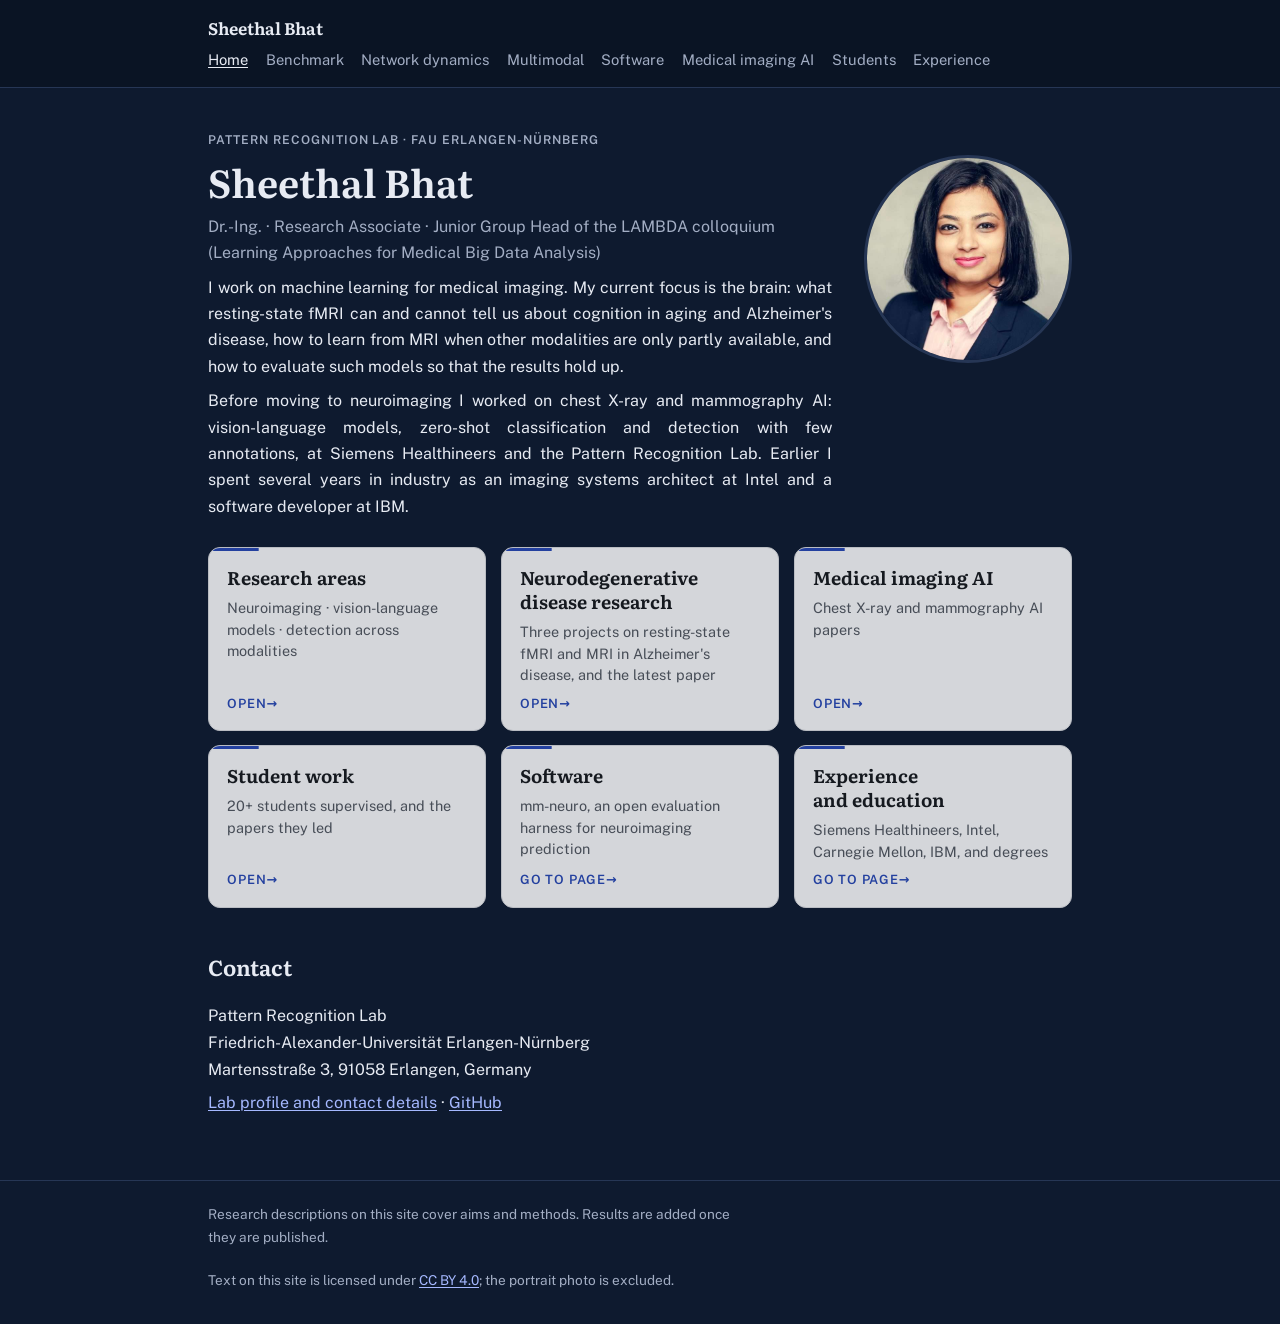
<file: index.html>
<!doctype html>
<html lang="en">
<head>
<meta charset="utf-8">
<meta name="viewport" content="width=device-width, initial-scale=1, viewport-fit=cover">
<title>Sheethal Bhat</title>
<meta name="claude:viewport-fit-sides" content="cover">
<meta name="description" content="Sheethal Bhat, Pattern Recognition Lab, FAU Erlangen-Nürnberg: neuroimaging in neurodegenerative disease, vision-language models and detection for medical imaging, reproducible evaluation.">
<link rel="stylesheet" href="https://fonts.googleapis.com/css2?family=Literata:opsz,wght@7..72,650&family=Public+Sans:wght@400;600&display=swap">
<link rel="stylesheet" href="assets/style.css?v=4">
</head>
<body>
<header class="bar"><div class="bar-in">
  <a class="brand" href="./">Sheethal Bhat</a>
  <nav class="nav" aria-label="Main">
    <a href="./" aria-current="page">Home</a>
    <a href="research/harness.html">Benchmark</a>
    <a href="research/dmn.html">Network dynamics</a>
    <a href="research/multimodal.html">Multimodal</a>
    <a href="software.html">Software</a>
    <a href="#publications">Medical imaging AI</a>
    <a href="#students">Students</a>
    <a href="experience.html">Experience</a>
  </nav>
</div></header>

<main class="wrap">
  <section class="intro">
  <div class="who">
    <div class="eyebrow">Pattern Recognition Lab · FAU Erlangen-Nürnberg</div>
    <h1>Sheethal Bhat</h1>
    <p class="role">Dr.-Ing. · Research Associate · Junior Group Head of the LAMBDA colloquium (Learning Approaches
    for Medical Big Data Analysis)</p>
    <p>I work on machine learning for medical imaging. My current focus is the brain: what resting-state
    fMRI can and cannot tell us about cognition in aging and Alzheimer's disease, how to learn from MRI when other
    modalities are only partly available, and how to evaluate such models so that the results hold up.</p>
    <p>Before moving to neuroimaging I worked on chest X-ray and mammography AI: vision-language models, zero-shot
    classification and detection with few annotations, at Siemens Healthineers and the Pattern Recognition Lab. Earlier
    I spent several years in industry as an imaging systems architect at Intel and a software developer at IBM.</p>
  </div>
  <img class="portrait" src="assets/sheethal-bhat.jpg" alt="Portrait of Sheethal Bhat" width="720" height="611">
  </section>

  <nav class="tiles" aria-label="Sections">
    <button class="tile" type="button" data-panel="areas" aria-controls="areas">
      <span class="tile-t">Research areas</span>
      <span class="tile-d">Neuroimaging · vision-language models · detection across modalities</span>
      <span class="tile-go" aria-hidden="true">Open</span>
    </button>
    <button class="tile" type="button" data-panel="research" aria-controls="research">
      <span class="tile-t">Neurodegenerative disease research</span>
      <span class="tile-d">Three projects on resting-state fMRI and MRI in Alzheimer's disease, and the latest paper</span>
      <span class="tile-go" aria-hidden="true">Open</span>
    </button>
    <button class="tile" type="button" data-panel="publications" aria-controls="publications">
      <span class="tile-t">Medical imaging AI</span>
      <span class="tile-d">Chest X-ray and mammography AI papers</span>
      <span class="tile-go" aria-hidden="true">Open</span>
    </button>
    <button class="tile" type="button" data-panel="students" aria-controls="students">
      <span class="tile-t">Student work</span>
      <span class="tile-d">20+ students supervised, and the papers they led</span>
      <span class="tile-go" aria-hidden="true">Open</span>
    </button>
    <a class="tile" href="software.html">
      <span class="tile-t">Software</span>
      <span class="tile-d">mm-neuro, an open evaluation harness for neuroimaging prediction</span>
      <span class="tile-go" aria-hidden="true">Go to page</span>
    </a>
    <a class="tile" href="experience.html">
      <span class="tile-t">Experience and education</span>
      <span class="tile-d">Siemens Healthineers, Intel, Carnegie Mellon, IBM, and degrees</span>
      <span class="tile-go" aria-hidden="true">Go to page</span>
    </a>
  </nav>

  <h2 id="contact" class="contact-h">Contact</h2>
  <address class="contact">
    Pattern Recognition Lab<br>
    Friedrich-Alexander-Universität Erlangen-Nürnberg<br>
    Martensstraße 3, 91058 Erlangen, Germany<br>
    <span class="contact-links"><a href="https://lme.tf.fau.de/persons/sheethal-bhat/">Lab profile and contact details</a>
    · <a href="https://github.com/sheethalb">GitHub</a></span>
  </address>
</main>

<div class="sheet" id="sheet" role="dialog" aria-modal="true" aria-label="Section" hidden>
  <div class="sheet-bar"><div class="sheet-bar-in">
    <span class="sheet-name">Sheethal Bhat</span>
    <button class="sheet-close" type="button" id="sheet-close" aria-label="Close section">Close ✕</button>
  </div></div>
  <div class="sheet-body wrap">

    <section class="panel" id="areas" aria-labelledby="areas-h" hidden>
      <h2 id="areas-h">Research areas</h2>
      <div class="cards">
        <article class="card">
          <div class="tags">rs-fMRI · structural MRI · Alzheimer's disease</div>
          <h3><a href="#research">Neuroimaging and neurodegeneration</a></h3>
          <p>Brain connectivity and network dynamics in ageing and dementia, multimodal MRI models trained with partly
          available clinical and PET data, and evaluation methods that make such findings reproducible.</p>
        </article>
        <article class="card">
          <div class="tags">CLIP · zero-shot · health records · report generation</div>
          <h3><a href="#publications">Vision-language models for medicine</a></h3>
          <p>Learning from images paired with clinical text instead of manual labels: zero-shot chest X-ray
          classification, rare-finding recognition, and retrieval-augmented diagnosis and reporting.</p>
        </article>
        <article class="card">
          <div class="tags">detection · grounding · segmentation</div>
          <h3><a href="#students">Detection and localisation across modalities</a></h3>
          <p>Finding and outlining lesions and organs with few annotations, in mammography, chest X-ray, angiography, CT
          and MRI, using example- and text-guided detectors.</p>
        </article>
      </div>
      <p>The common thread is making medical-imaging AI usable in practice: models that need fewer manual labels, work
      across scanners, sites and patient groups, and are evaluated in ways that predict how they will behave outside the
      dataset they were built on.</p>
      <div class="area-text">
        <section>
          <h3>Neuroimaging and neurodegeneration</h3>
          <p>My current work asks what brain imaging can reliably tell us about cognition in ageing and Alzheimer's
          disease. With resting-state fMRI, I study how functional networks and their dynamics change across the disease,
          and test published claims under one shared, leakage-safe evaluation across cohorts (ADNI, OASIS-3, ABIDE) and
          preprocessing pipelines. With structural MRI, I develop models that learn from clinical scores, PET and other
          data available for only some patients, while needing only MRI at test time. A recurring question is
          reliability: whether a finding, or a per-person explanation, holds up on a repeat scan or a new cohort.</p>
          <p class="small"><a href="#research">Projects and latest paper</a> · <a href="software.html">mm-neuro software</a></p>
        </section>
        <section>
          <h3>Vision-language models for medicine</h3>
          <p>Radiology images come with reports and health records that already describe what is in them. My doctoral
          work used this text as supervision: contrastive image-text models for chest X-rays that classify findings
          without task training (zero-shot), that localise findings at patch level (Patch-CLIP), and that cope with rare,
          long-tailed diseases and with biases between datasets. Related work tunes models to the operating point clinics
          actually use, such as high sensitivity at fixed high specificity (AUCReshaping). With students, the same ideas
          extend to prototype-based zero-shot classification and to retrieval-augmented diagnosis and report generation
          for retinal images.</p>
          <p class="small"><a href="#publications">Medical imaging AI papers</a> · <a href="#students">Student papers</a></p>
        </section>
        <section>
          <h3>Detection and localisation across modalities</h3>
          <p>Lesion detectors usually need many boxes drawn by experts for every new finding. I work on detectors that
          are guided by a few example images or by text instead: Exemplar Med-DETR for lesions in mammography, chest
          X-rays and angiography, and example-based grounding toward general-purpose detection models (EM-DETR). Student
          projects carry this to multi-view mammography, coronary stenosis, organ localisation and trauma detection in
          CT, and parameter-efficient segmentation in MRI.</p>
          <p class="small"><a href="#publications">Medical imaging AI papers</a> · <a href="#students">Student papers</a></p>
        </section>
      </div>
    </section>

    <section class="panel" id="research" aria-labelledby="research-h" hidden>
      <h2 id="research-h">Neurodegenerative disease research</h2>
      <div class="cards">
        <article class="card">
          <div class="tags">rs-fMRI · reproducibility · ADNI, ABIDE, OASIS-3</div>
          <h3><a href="research/harness.html">Benchmarking brain-connectivity prediction</a></h3>
          <p>Published methods that predict cognitive scores from functional connectivity, reproduced under one
          leakage-safe protocol, with preprocessing compared across four pipelines.</p>
          <a class="more" href="research/harness.html">Read the project page</a>
        </article>
        <article class="card">
          <div class="tags">rs-fMRI · network dynamics · Alzheimer's disease</div>
          <h3><a href="research/dmn.html">Network dynamics in Alzheimer's disease</a></h3>
          <p>How the default mode network and whole-brain dynamics reorganise across the Alzheimer's spectrum, tested
          with pre-specified hypotheses and an independent replication cohort.</p>
          <a class="more" href="research/dmn.html">Read the project page</a>
        </article>
        <article class="card">
          <div class="tags">MRI · missing modalities · prototype learning</div>
          <h3><a href="research/multimodal.html">Learning from partly paired modalities</a></h3>
          <p>Using clinical, PET and other data that exist for only some patients to train better MRI models that need
          only MRI at test time.</p>
          <a class="more" href="research/multimodal.html">Read the project page</a>
        </article>
      </div>
      <article class="card paper-wide">
        <div class="tags">Latest paper · BVM 2027 · accepted for oral presentation</div>
        <h3><a href="research/harness.html">Scan–Rescan Reliability of Individualized Network Attribution in
        Resting-State Functional MRI</a></h3>
        <p>Per-person explanations of which brain networks drive a connectivity-based cognition model are often proposed
        as biomarkers. This paper tests how reliable they are across repeat scans, against a permutation null that
        separates the person-specific part from the pattern everyone shares.</p>
        <div class="venue">Bhat S., Chowdhury M.R., Shaik I.A., Bayer S., Bharat R.D., Maier A. · resting-state fMRI, ADNI</div>
      </article>
    </section>

    <section class="panel" id="publications" aria-labelledby="publications-h" hidden>
      <h2 id="publications-h">Medical imaging AI</h2>
      <p>My doctoral and industry research on radiography: chest X-ray and mammography AI that works with limited
      annotations and meets clinical operating points. My first-author papers in this area.</p>
      <div class="cards papers">
        <article class="card">
          <div class="tags">Scientific Reports · 2023</div>
          <h3><a href="https://doi.org/10.1038/s41598-023-48482-x">AUCReshaping</a></h3>
          <p>Reshapes the ROC curve only inside a chosen sensitivity–specificity range, optimising sensitivity at a fixed
          specificity through an iterative, AdaBoost-like scheme, for a practical chest X-ray AI system.</p>
          <div class="venue">Improved sensitivity at high-specificity</div>
        </article>
        <article class="card">
          <div class="tags">MICCAI · 2025</div>
          <h3><a href="https://doi.org/10.1007/978-3-032-04978-0_20">Exemplar Med-DETR</a></h3>
          <p>A multi-modal contrastive detector that learns class-specific features, for lesion detection across
          mammography, chest X-rays and angiography, including dense breasts.</p>
          <div class="venue">Toward Generalized and Robust Lesion Detection in Mammogram Images and Beyond</div>
        </article>
        <article class="card">
          <div class="tags">BVM · 2025</div>
          <h3><a href="https://doi.org/10.1007/978-3-658-47422-5_42">Robust zero-shot chest X-ray classification</a></h3>
          <p>How batch size, dataset diversity and distribution bias between chest X-ray datasets affect CLIP-style
          zero-shot classification, and how multi-dataset training and contrastive strategies make it more robust.</p>
          <div class="venue">Towards robust zero-shot CXR classification: exploring data distribution bias in CXR datasets</div>
        </article>
        <article class="card">
          <div class="tags">Scientific Reports · 2026</div>
          <h3><a href="https://doi.org/10.1038/s41598-026-52235-x">Patch-CLIP</a></h3>
          <p>Joint training of chest X-rays with health records, adding a patch-level embedding loss so the model learns
          where findings are, not only whether they are present.</p>
          <div class="venue">Contrastive Health Record-Image Joint Training with Patch Embedding Loss</div>
        </article>
        <article class="card">
          <div class="tags">CVIP · 2026</div>
          <h3><a href="https://arxiv.org/abs/2611.14518">EM-DETR</a></h3>
          <p>Example-based grounding as a route to foundation detection models that find new kinds of findings from a few
          examples.</p>
          <div class="venue">Toward Foundation Detection Models via Example-Based Grounding in EM-DETR</div>
        </article>
        <article class="card">
          <div class="tags">European Congress of Radiology · 2026</div>
          <h3><a href="https://doi.org/10.26044/ecr2026/C-12946">Chest radiographs without task training</a></h3>
          <p>Chest radiograph classification without training on the target task, through improved alignment between
          images and text.</p>
          <div class="venue">Robust AI-Based Chest Radiograph Classification Without Prior Task Training via Improved Vision-Language Alignment</div>
        </article>
        <article class="card">
          <div class="tags">MICCAI · 2025</div>
          <h3><a href="https://doi.org/10.1007/978-3-032-25244-9_22">Clinical usability of radiographic AI</a></h3>
          <p>A summary of my doctoral research: deep learning for radiographic diagnosis under the constraints of
          clinical specificity, limited data and limited annotation.</p>
          <div class="venue">Improving Clinical Usability of Deep Learning for Radiographic Diagnosis: Learning under Constraints of Specificity, Data, and Annotation</div>
        </article>
      </div>
      <p class="small muted">Co-authored work and patents are listed on my
      <a href="https://lme.tf.fau.de/persons/sheethal-bhat/">lab profile</a>.</p>
    </section>

    <section class="panel" id="students" aria-labelledby="students-h" hidden>
      <h2 id="students-h">Student work</h2>
      <p>I have supervised more than 20 students at the Pattern Recognition Lab. These papers came out of their projects,
      with the students as first authors, newest first.</p>
      <div class="cards papers">
        <article class="card">
          <div class="tags">SPIE Medical Imaging · 2027</div>
          <h3><a href="https://arxiv.org/abs/2604.18444">ProtoCLIP</a></h3>
          <p>Prototype-aligned latent refinement for robust zero-shot chest X-ray classification.</p>
          <div class="venue">Kittler F., Bhat S., Maier A.</div>
        </article>
        <article class="card">
          <div class="tags">IEEE NSS/MIC · 2026</div>
          <h3><a href="https://arxiv.org/abs/2603.12514">CT-VDETR</a></h3>
          <p>Semi-supervised 3D trauma detection in CT scans using dense vertex relative position encoding.</p>
          <div class="venue">Chaudhary S., Bhat S., Maier A.</div>
        </article>
        <article class="card">
          <div class="tags">MI4MedFM workshop, MICCAI · 2026</div>
          <h3><a href="https://arxiv.org/abs/2603.17576">LoGSAM</a></h3>
          <p>Parameter-efficient cross-modal grounding for MRI segmentation.</p>
          <div class="venue">Islam Bhuiyan M.R., Bhat S., Qahqaie M., Nguyen T.T., Perez-Toro P.A., Arias-Vergara T., Maier A.</div>
        </article>
        <article class="card">
          <div class="tags">OMIA workshop, MICCAI · 2026</div>
          <h3><a href="https://arxiv.org/abs/2605.06173">Retina-RAG</a></h3>
          <p>Retrieval-augmented vision-language modelling for joint retinal diagnosis and clinical report generation.</p>
          <div class="venue">Zaian A., Bhat S., Maier A.</div>
        </article>
        <article class="card">
          <div class="tags">BAIOSPHERE Medical · 2026</div>
          <h3><a href="https://doi.org/10.25593/978-3-96147-958-0">CT-3GDINO</a></h3>
          <p>Pseudo-text-conditioned 3D Grounding DINO for organ localisation in abdominal CT.</p>
          <div class="venue">Chen S., Gong H., Hou K., Yang J., Bhat S., Maier A.</div>
        </article>
        <article class="card">
          <div class="tags">BAIOSPHERE Medical · 2026</div>
          <h3><a href="https://doi.org/10.25593/978-3-96147-958-0">CNNs vs transformers for abdominal organs</a></h3>
          <p>Benchmarking CNN-based against transformer-based models for abdominal multi-organ segmentation on the RATIC
          dataset.</p>
          <div class="venue">Bayer L., Bhat S., Maier A.</div>
        </article>
        <article class="card">
          <div class="tags">MICCAI · 2025</div>
          <h3><a href="https://doi.org/10.1007/978-3-032-04981-0_12">CXR-CML</a></h3>
          <p>Zero-shot classification of rare, long-tailed chest X-ray findings, by adjusting a CLIP model's latent space
          per class with mixture-model clustering and a tailored metric loss.</p>
          <div class="venue">Madhipati R., Bhat S., Bueß L., Maier A.</div>
        </article>
        <article class="card">
          <div class="tags">Deep Breath workshop, MICCAI · 2025</div>
          <h3><a href="https://lme.tf.fau.de/persons/sheethal-bhat/">MM-DETR</a></h3>
          <p>Multi-view, multi-modal mammography mass detection that emulates the clinical diagnostic workflow.</p>
          <div class="venue">Elbarbary K., Bhandary Panambur A., Bhat S., Bayer S., Maier A.</div>
        </article>
        <article class="card">
          <div class="tags">BVM · 2025</div>
          <h3><a href="https://lme.tf.fau.de/persons/sheethal-bhat/">BioBERT for zero-shot chest X-rays</a></h3>
          <p>Zero-shot chest X-ray diagnosis combining BioBERT text representations with CLIP-style contrastive learning,
          with synthetic reports to fill missing text.</p>
          <div class="venue">Bharadwaj P., Bhat S., Maier A.</div>
        </article>
        <article class="card">
          <div class="tags">arXiv · 2025</div>
          <h3><a href="https://arxiv.org/abs/2503.13134">CLIP for chest X-ray analysis</a></h3>
          <p>Integrating CLIP with advanced techniques to improve zero-shot learning for chest X-ray analysis.</p>
          <div class="venue">Bharadwaj P., Bhat S., Maier A.</div>
        </article>
        <article class="card">
          <div class="tags">arXiv · 2025</div>
          <h3><a href="https://arxiv.org/abs/2503.01601">Stenosis detection</a></h3>
          <p>Evaluating Grounding DINO, YOLO and DINO-DETR for detecting coronary stenosis.</p>
          <div class="venue">Ansari M., Bhat S., Maier A.</div>
        </article>
        <article class="card">
          <div class="tags">arXiv · 2025</div>
          <h3><a href="https://arxiv.org/abs/2406.16143">Zero- and few-shot AI in medicine</a></h3>
          <p>A review of zero-shot and few-shot AI algorithms in the medical domain.</p>
          <div class="venue">Badawi M., Mohammedyahia A., Bhat S., Maier A.</div>
        </article>
      </div>
    </section>

  </div>
</div>

<footer><div class="wrap">
  <p>Research descriptions on this site cover aims and methods. Results are added once they are published.</p>
  <p>Text on this site is licensed under <a href="https://creativecommons.org/licenses/by/4.0/">CC BY 4.0</a>; the
  portrait photo is excluded.</p>
</div></footer>
<script src="assets/tiles.js?v=4"></script>
</body>
</html>
</file>
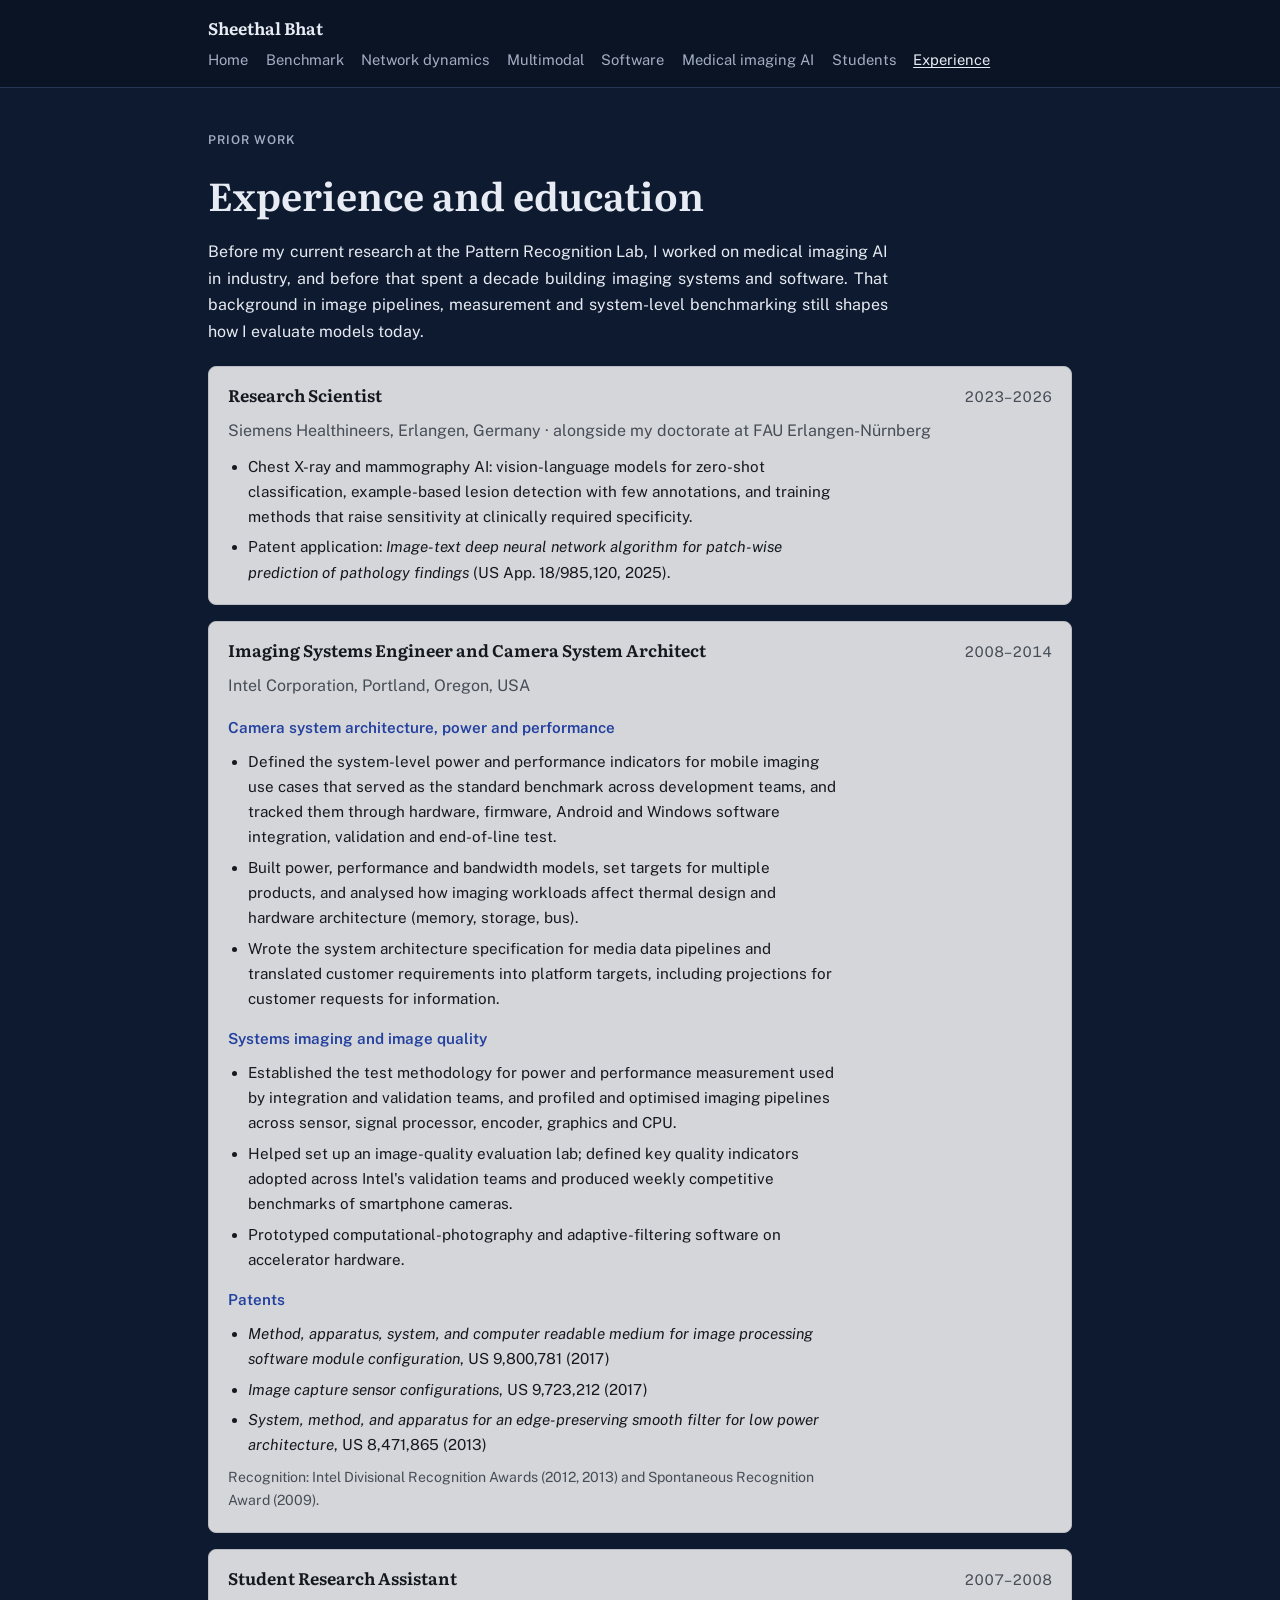
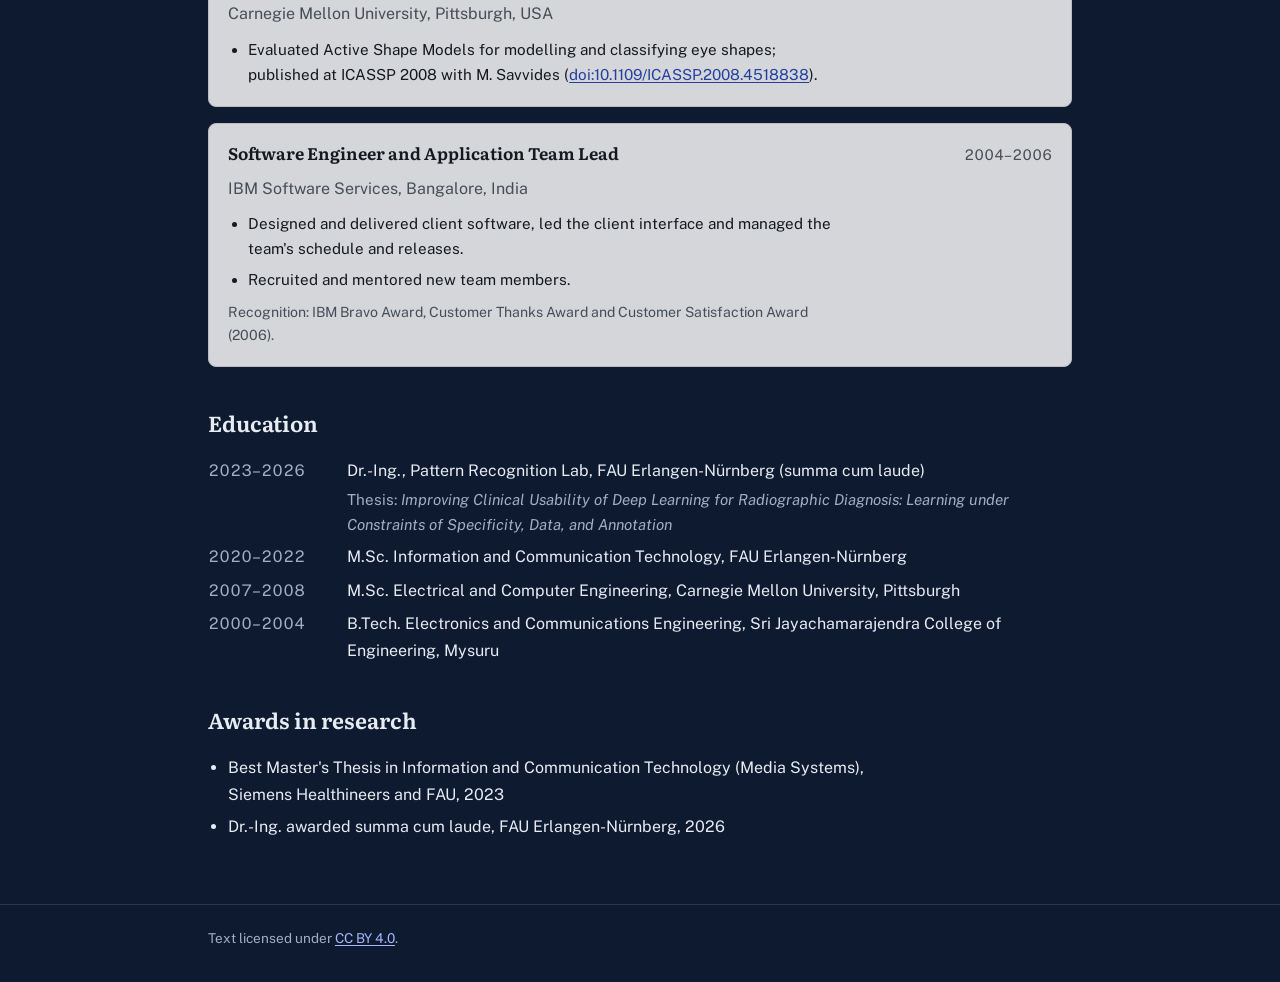
<file: experience.html>
<!doctype html>
<html lang="en">
<head>
<meta charset="utf-8">
<meta name="viewport" content="width=device-width, initial-scale=1, viewport-fit=cover">
<title>Experience · Sheethal Bhat</title>
<meta name="claude:viewport-fit-sides" content="cover">
<meta name="description" content="Sheethal Bhat's prior work: medical imaging AI at Siemens Healthineers, imaging systems architecture at Intel, research at Carnegie Mellon and software engineering at IBM.">
<link rel="stylesheet" href="https://fonts.googleapis.com/css2?family=Literata:opsz,wght@7..72,650&family=Public+Sans:wght@400;600&display=swap">
<link rel="stylesheet" href="assets/style.css?v=4">
</head>
<body>
<header class="bar"><div class="bar-in">
  <a class="brand" href="./">Sheethal Bhat</a>
  <nav class="nav" aria-label="Main">
    <a href="./">Home</a>
    <a href="research/harness.html">Benchmark</a>
    <a href="research/dmn.html">Network dynamics</a>
    <a href="research/multimodal.html">Multimodal</a>
    <a href="software.html">Software</a>
    <a href="./#publications">Medical imaging AI</a>
    <a href="./#students">Students</a>
    <a href="experience.html" aria-current="page">Experience</a>
  </nav>
</div></header>

<main class="wrap">
  <div class="eyebrow">Prior work</div>
  <h1>Experience and education</h1>
  <p>Before my current research at the Pattern Recognition Lab, I worked on medical imaging AI in industry, and before
  that spent a decade building imaging systems and software. That background in image pipelines, measurement and
  system-level benchmarking still shapes how I evaluate models today.</p>

  <div class="jobs">
    <section class="job">
      <div class="job-head"><h3>Research Scientist</h3><span class="when">2023–2026</span></div>
      <div class="org">Siemens Healthineers, Erlangen, Germany · alongside my doctorate at FAU Erlangen-Nürnberg</div>
      <ul>
        <li>Chest X-ray and mammography AI: vision-language models for zero-shot classification, example-based lesion
        detection with few annotations, and training methods that raise sensitivity at clinically required specificity.</li>
        <li>Patent application: <em>Image-text deep neural network algorithm for patch-wise prediction of pathology
        findings</em> (US App. 18/985,120, 2025).</li>
      </ul>
    </section>

    <section class="job">
      <div class="job-head"><h3>Imaging Systems Engineer and Camera System Architect</h3><span class="when">2008–2014</span></div>
      <div class="org">Intel Corporation, Portland, Oregon, USA</div>
      <h4>Camera system architecture, power and performance</h4>
      <ul>
        <li>Defined the system-level power and performance indicators for mobile imaging use cases that served as the
        standard benchmark across development teams, and tracked them through hardware, firmware, Android and Windows
        software integration, validation and end-of-line test.</li>
        <li>Built power, performance and bandwidth models, set targets for multiple products, and analysed how imaging
        workloads affect thermal design and hardware architecture (memory, storage, bus).</li>
        <li>Wrote the system architecture specification for media data pipelines and translated customer requirements
        into platform targets, including projections for customer requests for information.</li>
      </ul>
      <h4>Systems imaging and image quality</h4>
      <ul>
        <li>Established the test methodology for power and performance measurement used by integration and validation
        teams, and profiled and optimised imaging pipelines across sensor, signal processor, encoder, graphics and CPU.</li>
        <li>Helped set up an image-quality evaluation lab; defined key quality indicators adopted across Intel's
        validation teams and produced weekly competitive benchmarks of smartphone cameras.</li>
        <li>Prototyped computational-photography and adaptive-filtering software on accelerator hardware.</li>
      </ul>
      <h4>Patents</h4>
      <ul>
        <li><em>Method, apparatus, system, and computer readable medium for image processing software module
        configuration</em>, US 9,800,781 (2017)</li>
        <li><em>Image capture sensor configurations</em>, US 9,723,212 (2017)</li>
        <li><em>System, method, and apparatus for an edge-preserving smooth filter for low power architecture</em>,
        US 8,471,865 (2013)</li>
      </ul>
      <p class="small muted">Recognition: Intel Divisional Recognition Awards (2012, 2013) and Spontaneous Recognition
      Award (2009).</p>
    </section>

    <section class="job">
      <div class="job-head"><h3>Student Research Assistant</h3><span class="when">2007–2008</span></div>
      <div class="org">Carnegie Mellon University, Pittsburgh, USA</div>
      <ul>
        <li>Evaluated Active Shape Models for modelling and classifying eye shapes; published at ICASSP 2008 with
        M. Savvides (<a href="https://doi.org/10.1109/ICASSP.2008.4518838">doi:10.1109/ICASSP.2008.4518838</a>).</li>
      </ul>
    </section>

    <section class="job">
      <div class="job-head"><h3>Software Engineer and Application Team Lead</h3><span class="when">2004–2006</span></div>
      <div class="org">IBM Software Services, Bangalore, India</div>
      <ul>
        <li>Designed and delivered client software, led the client interface and managed the team's schedule and
        releases.</li>
        <li>Recruited and mentored new team members.</li>
      </ul>
      <p class="small muted">Recognition: IBM Bravo Award, Customer Thanks Award and Customer Satisfaction Award (2006).</p>
    </section>
  </div>

  <h2 id="education">Education</h2>
  <div class="cv">
    <div class="when">2023–2026</div><div class="what">Dr.-Ing., Pattern Recognition Lab, FAU Erlangen-Nürnberg (summa cum laude)<span class="thesis">Thesis: <em>Improving Clinical Usability of Deep Learning for Radiographic Diagnosis: Learning under Constraints of Specificity, Data, and Annotation</em></span></div>
    <div class="when">2020–2022</div><div class="what">M.Sc. Information and Communication Technology, FAU Erlangen-Nürnberg</div>
    <div class="when">2007–2008</div><div class="what">M.Sc. Electrical and Computer Engineering, Carnegie Mellon University, Pittsburgh</div>
    <div class="when">2000–2004</div><div class="what">B.Tech. Electronics and Communications Engineering, Sri Jayachamarajendra College of Engineering, Mysuru</div>
  </div>

  <h2>Awards in research</h2>
  <ul>
    <li>Best Master's Thesis in Information and Communication Technology (Media Systems), Siemens Healthineers and FAU,
    2023</li>
    <li>Dr.-Ing. awarded summa cum laude, FAU Erlangen-Nürnberg, 2026</li>
  </ul>
</main>

<footer><div class="wrap">
  <p>Text licensed under <a href="https://creativecommons.org/licenses/by/4.0/">CC BY 4.0</a>.</p>
</div></footer>
</body>
</html>
</file>
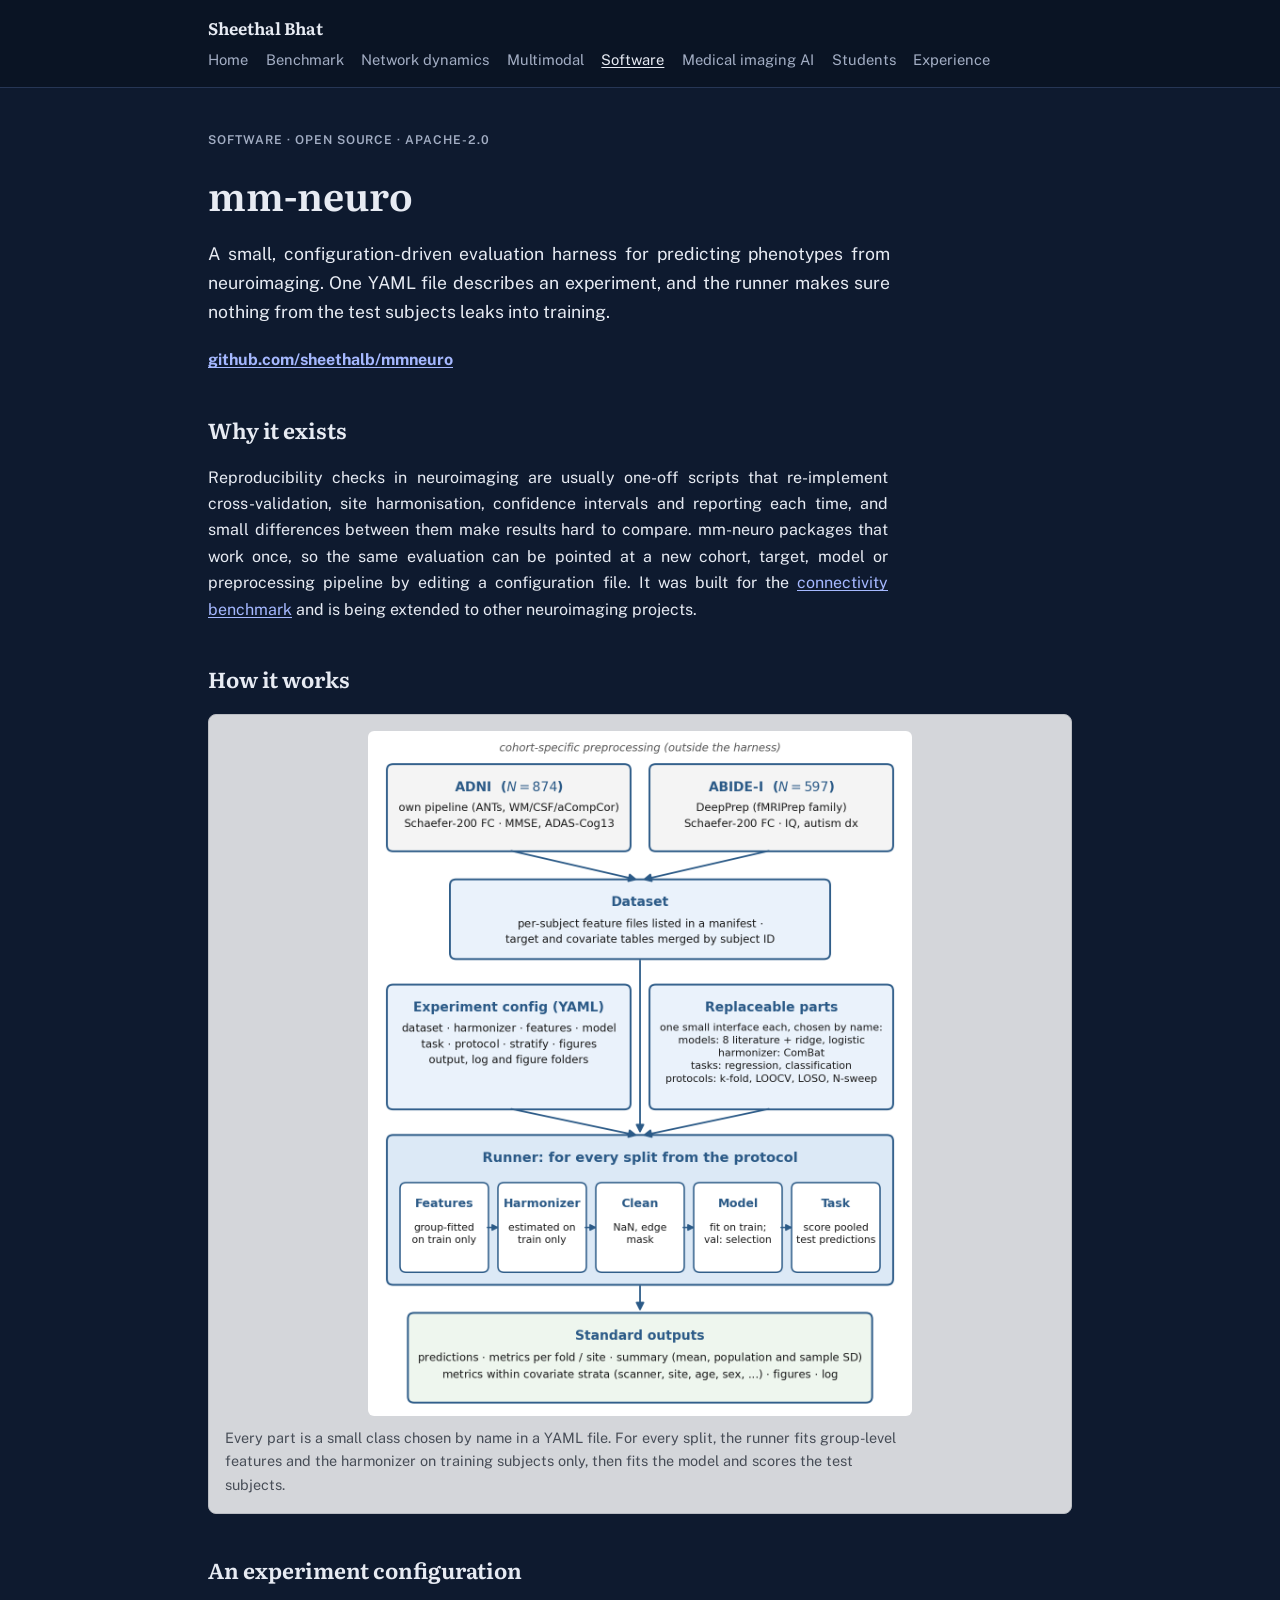
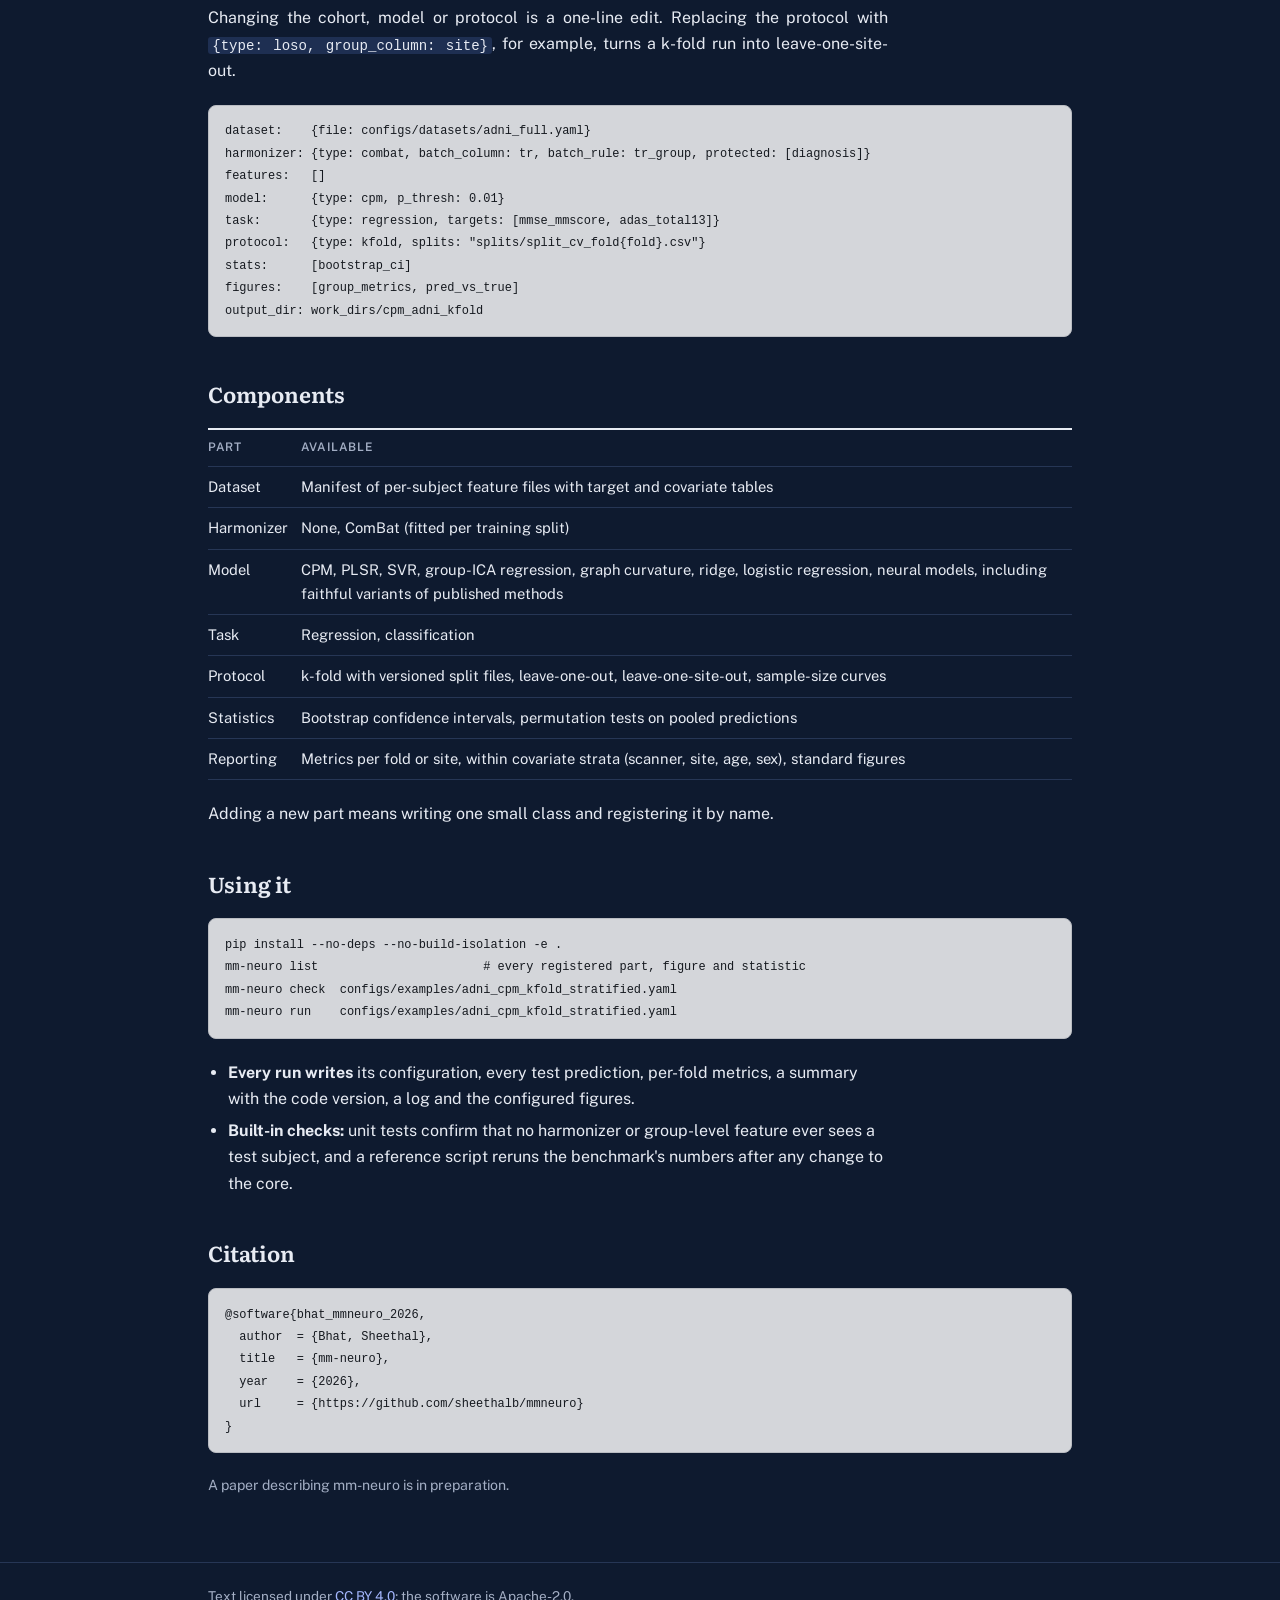
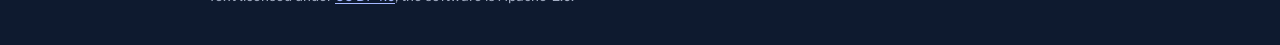
<file: software.html>
<!doctype html>
<html lang="en">
<head>
<meta charset="utf-8">
<meta name="viewport" content="width=device-width, initial-scale=1, viewport-fit=cover">
<title>mm-neuro · Sheethal Bhat</title>
<meta name="claude:viewport-fit-sides" content="cover">
<meta name="description" content="mm-neuro: an open, configuration-driven evaluation harness for neuroimaging phenotype prediction, with leakage-safe cross-validation.">
<link rel="stylesheet" href="https://fonts.googleapis.com/css2?family=Literata:opsz,wght@7..72,650&family=Public+Sans:wght@400;600&display=swap">
<link rel="stylesheet" href="assets/style.css?v=4">
</head>
<body>
<header class="bar"><div class="bar-in">
  <a class="brand" href="./">Sheethal Bhat</a>
  <nav class="nav" aria-label="Main">
    <a href="./">Home</a>
    <a href="research/harness.html">Benchmark</a>
    <a href="research/dmn.html">Network dynamics</a>
    <a href="research/multimodal.html">Multimodal</a>
    <a href="software.html" aria-current="page">Software</a>
    <a href="./#publications">Medical imaging AI</a>
    <a href="./#students">Students</a>
    <a href="experience.html">Experience</a>
  </nav>
</div></header>

<main class="wrap">
  <div class="eyebrow">Software · open source · Apache-2.0</div>
  <h1>mm-neuro</h1>
  <p class="lede">A small, configuration-driven evaluation harness for predicting phenotypes from neuroimaging. One
  YAML file describes an experiment, and the runner makes sure nothing from the test subjects leaks into training.</p>
  <p><a href="https://github.com/sheethalb/mmneuro"><strong>github.com/sheethalb/mmneuro</strong></a></p>

  <h2>Why it exists</h2>
  <p>Reproducibility checks in neuroimaging are usually one-off scripts that re-implement cross-validation, site
  harmonisation, confidence intervals and reporting each time, and small differences between them make results hard to
  compare. mm-neuro packages that work once, so the same evaluation can be pointed at a new cohort, target, model or
  preprocessing pipeline by editing a configuration file. It was built for the
  <a href="research/harness.html">connectivity benchmark</a> and is being extended to other neuroimaging projects.</p>

  <h2>How it works</h2>
  <figure>
    <img src="assets/harness_architecture.png" alt="mm-neuro architecture: cohort-specific preprocessing feeds a dataset manifest; an experiment config selects replaceable parts; the runner, for every split, fits features and harmonizer on training data only, cleans, fits the model and scores test predictions; standard outputs are written." width="1160" height="1451" loading="lazy" class="figimg">
    <figcaption>Every part is a small class chosen by name in a YAML file. For every split, the runner fits group-level
    features and the harmonizer on training subjects only, then fits the model and scores the test subjects.</figcaption>
  </figure>

  <h2>An experiment configuration</h2>
  <p>Changing the cohort, model or protocol is a one-line edit. Replacing the protocol with
  <code>{type: loso, group_column: site}</code>, for example, turns a k-fold run into leave-one-site-out.</p>
<pre><code>dataset:    {file: configs/datasets/adni_full.yaml}
harmonizer: {type: combat, batch_column: tr, batch_rule: tr_group, protected: [diagnosis]}
features:   []
model:      {type: cpm, p_thresh: 0.01}
task:       {type: regression, targets: [mmse_mmscore, adas_total13]}
protocol:   {type: kfold, splits: "splits/split_cv_fold{fold}.csv"}
stats:      [bootstrap_ci]
figures:    [group_metrics, pred_vs_true]
output_dir: work_dirs/cpm_adni_kfold</code></pre>

  <h2>Components</h2>
  <div class="tbl"><table>
    <thead><tr><th>Part</th><th>Available</th></tr></thead>
    <tbody>
      <tr><td>Dataset</td><td>Manifest of per-subject feature files with target and covariate tables</td></tr>
      <tr><td>Harmonizer</td><td>None, ComBat (fitted per training split)</td></tr>
      <tr><td>Model</td><td>CPM, PLSR, SVR, group-ICA regression, graph curvature, ridge, logistic regression, neural models, including faithful variants of published methods</td></tr>
      <tr><td>Task</td><td>Regression, classification</td></tr>
      <tr><td>Protocol</td><td>k-fold with versioned split files, leave-one-out, leave-one-site-out, sample-size curves</td></tr>
      <tr><td>Statistics</td><td>Bootstrap confidence intervals, permutation tests on pooled predictions</td></tr>
      <tr><td>Reporting</td><td>Metrics per fold or site, within covariate strata (scanner, site, age, sex), standard figures</td></tr>
    </tbody>
  </table></div>
  <p>Adding a new part means writing one small class and registering it by name.</p>

  <h2>Using it</h2>
<pre><code>pip install --no-deps --no-build-isolation -e .
mm-neuro list                       # every registered part, figure and statistic
mm-neuro check  configs/examples/adni_cpm_kfold_stratified.yaml
mm-neuro run    configs/examples/adni_cpm_kfold_stratified.yaml</code></pre>
  <ul>
    <li><strong>Every run writes</strong> its configuration, every test prediction, per-fold metrics, a summary with the
    code version, a log and the configured figures.</li>
    <li><strong>Built-in checks:</strong> unit tests confirm that no harmonizer or group-level feature ever sees a test
    subject, and a reference script reruns the benchmark's numbers after any change to the core.</li>
  </ul>

  <h2>Citation</h2>
<pre><code>@software{bhat_mmneuro_2026,
  author  = {Bhat, Sheethal},
  title   = {mm-neuro},
  year    = {2026},
  url     = {https://github.com/sheethalb/mmneuro}
}</code></pre>
  <p class="small muted">A paper describing mm-neuro is in preparation.</p>
</main>

<footer><div class="wrap">
  <p>Text licensed under <a href="https://creativecommons.org/licenses/by/4.0/">CC BY 4.0</a>; the software is
  Apache-2.0.</p>
</div></footer>
</body>
</html>
</file>
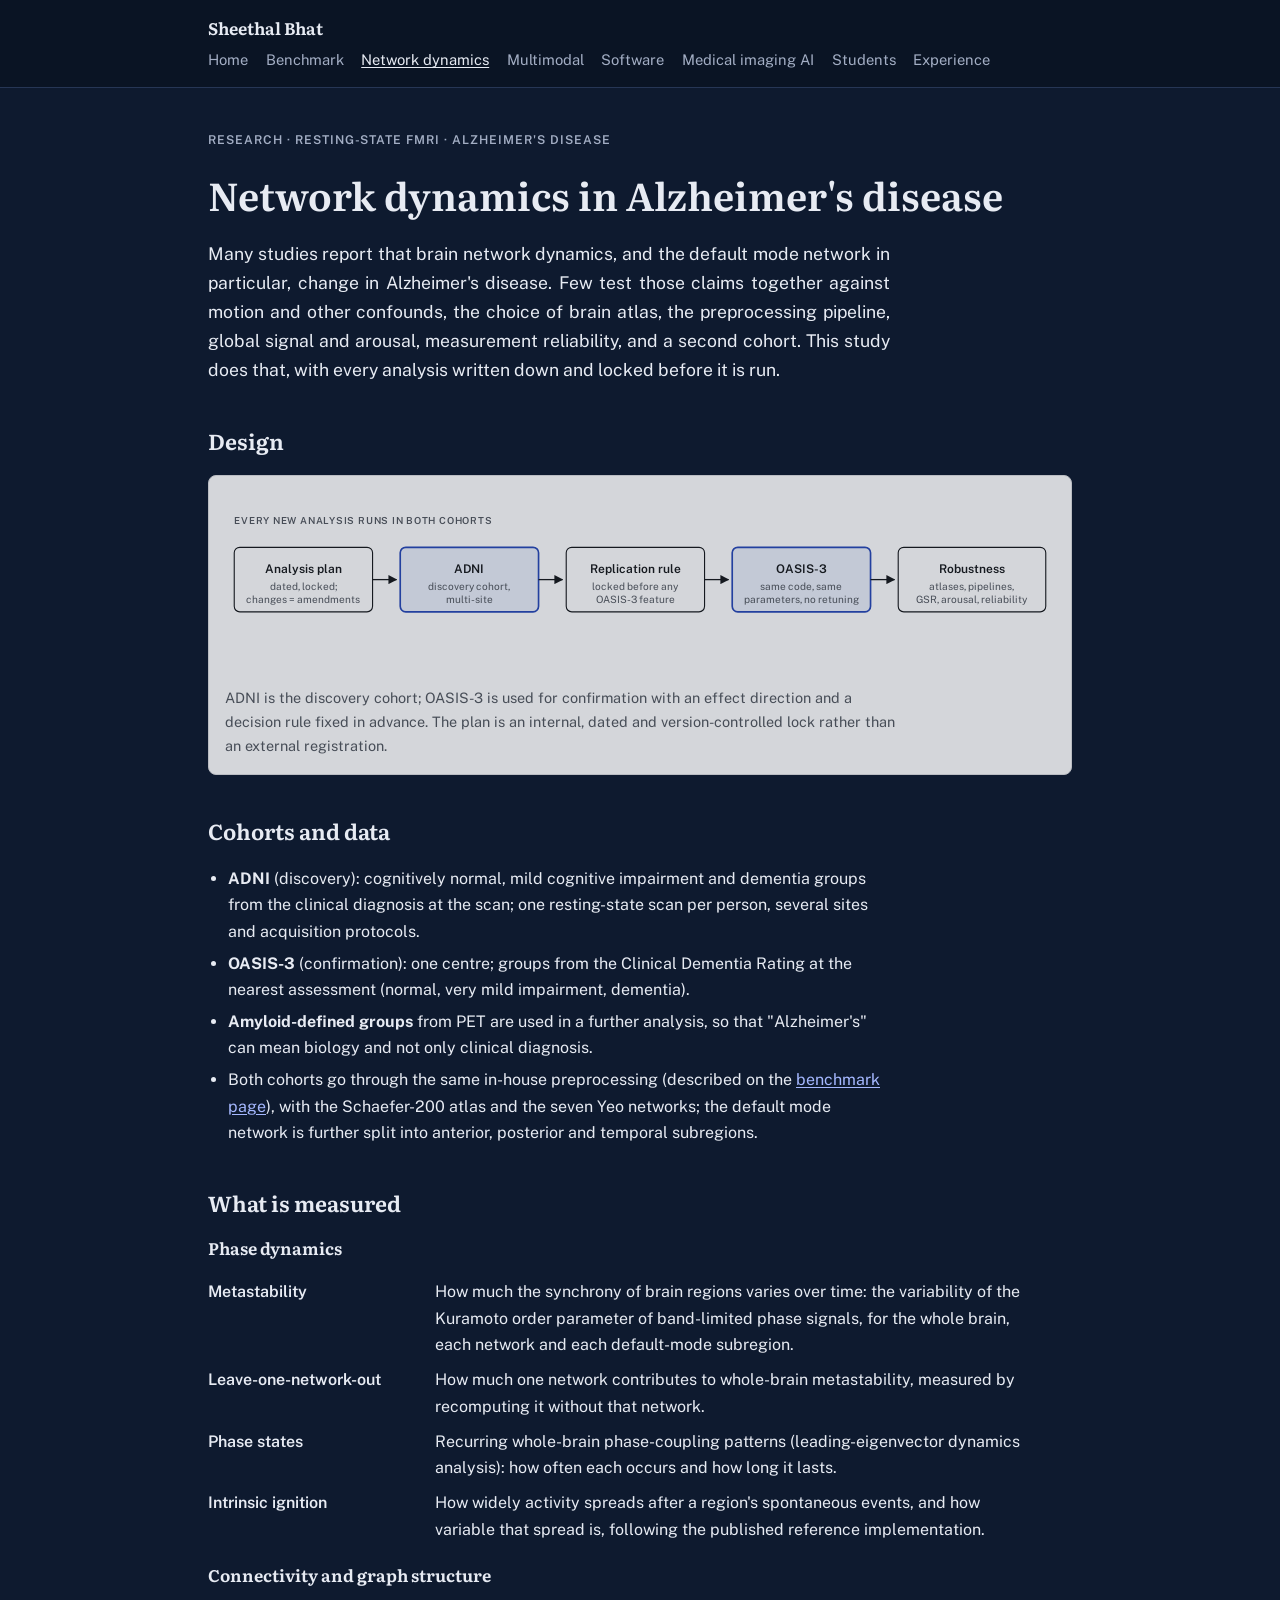
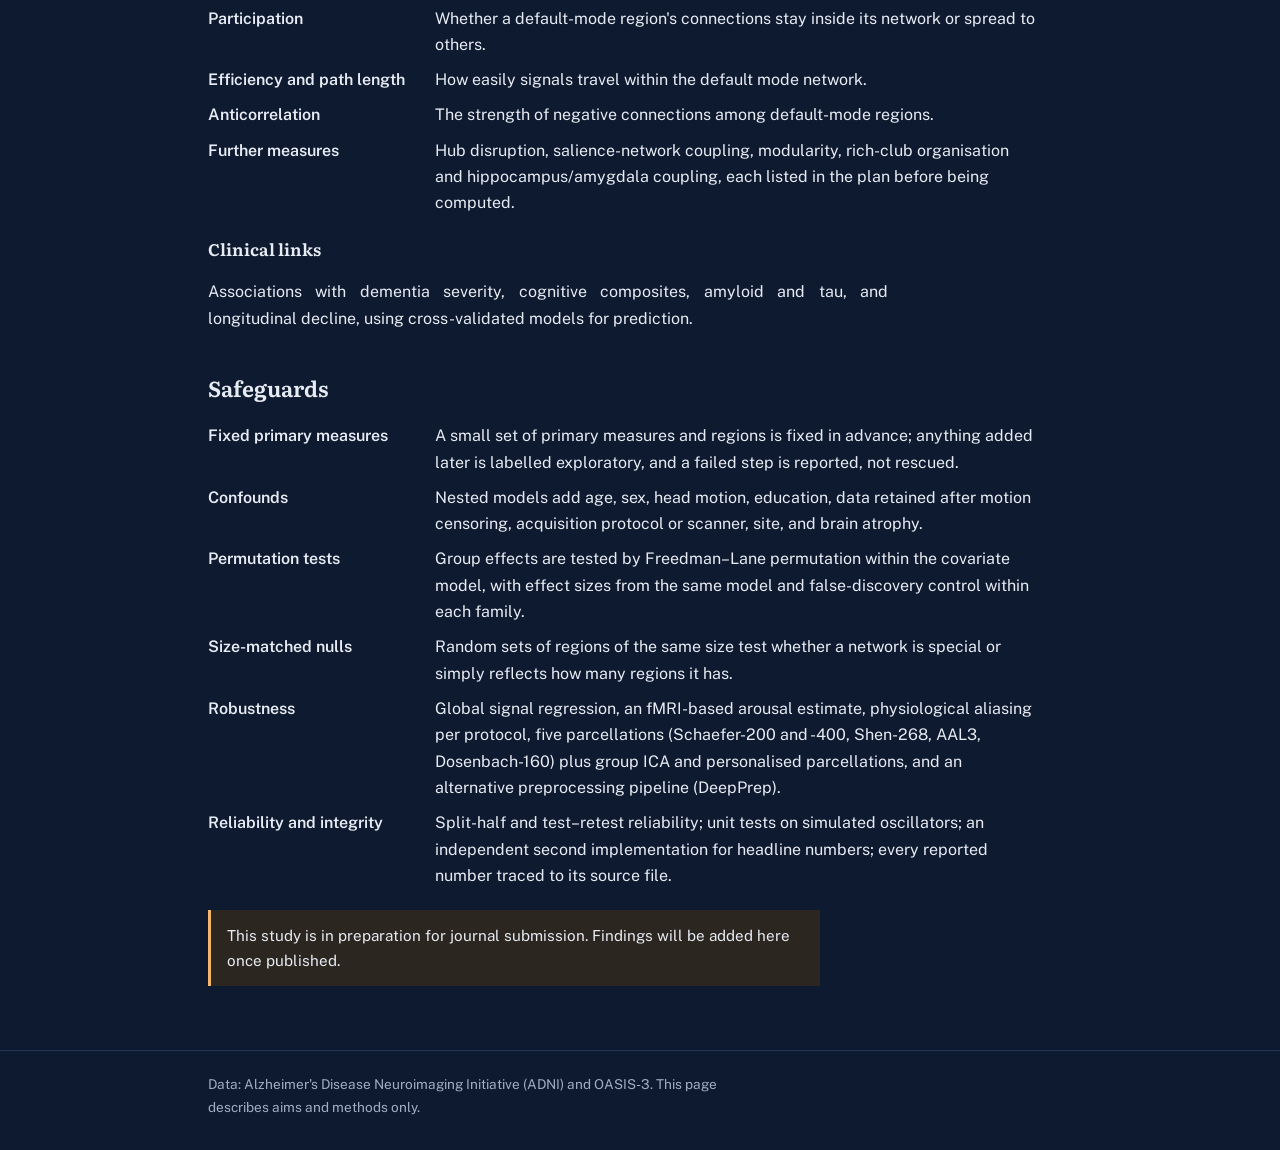
<file: research/dmn.html>
<!doctype html>
<html lang="en">
<head>
<meta charset="utf-8">
<meta name="viewport" content="width=device-width, initial-scale=1, viewport-fit=cover">
<title>Network Dynamics in Alzheimer's · Sheethal Bhat</title>
<meta name="claude:viewport-fit-sides" content="cover">
<meta name="description" content="Which resting-state fMRI network measures differ in Alzheimer's disease, and which survive confound control, other parcellations, other pipelines and an independent cohort.">
<link rel="stylesheet" href="https://fonts.googleapis.com/css2?family=Literata:opsz,wght@7..72,650&family=Public+Sans:wght@400;600&display=swap">
<link rel="stylesheet" href="../assets/style.css?v=4">
</head>
<body>
<header class="bar"><div class="bar-in">
  <a class="brand" href="../">Sheethal Bhat</a>
  <nav class="nav" aria-label="Main">
    <a href="../">Home</a>
    <a href="harness.html">Benchmark</a>
    <a href="dmn.html" aria-current="page">Network dynamics</a>
    <a href="multimodal.html">Multimodal</a>
    <a href="../software.html">Software</a>
    <a href="../#publications">Medical imaging AI</a>
    <a href="../#students">Students</a>
    <a href="../experience.html">Experience</a>
  </nav>
</div></header>

<main class="wrap">
  <div class="eyebrow">Research · resting-state fMRI · Alzheimer's disease</div>
  <h1>Network dynamics in Alzheimer's disease</h1>
  <p class="lede">Many studies report that brain network dynamics, and the default mode network in particular, change
  in Alzheimer's disease. Few test those claims together against motion and other confounds, the choice of brain atlas,
  the preprocessing pipeline, global signal and arousal, measurement reliability, and a second cohort. This study does
  that, with every analysis written down and locked before it is run.</p>

  <h2>Design</h2>
  <figure>
    <div class="svgwrap">
      <svg viewBox="0 0 900 200" role="img" aria-label="Study design: analysis plan locked, measures computed in ADNI, a replication protocol locked before any OASIS-3 data, the same code applied to OASIS-3, then robustness checks in both cohorts.">
        <defs><marker id="ah" viewBox="0 0 10 10" refX="9" refY="5" markerWidth="7" markerHeight="7" orient="auto-start-reverse"><path d="M0,0 L10,5 L0,10 z" class="ahf"/></marker></defs>
        <rect x="10" y="60" width="150" height="70" rx="6" class="box"/><text x="85" y="88" class="bt">Analysis plan</text><text x="85" y="106" class="bs">dated, locked;</text><text x="85" y="120" class="bs">changes = amendments</text>
        <line x1="160" y1="95" x2="186" y2="95" class="ar"/>
        <rect x="190" y="60" width="150" height="70" rx="6" class="box acc"/><text x="265" y="88" class="bt">ADNI</text><text x="265" y="106" class="bs">discovery cohort,</text><text x="265" y="120" class="bs">multi-site</text>
        <line x1="340" y1="95" x2="366" y2="95" class="ar"/>
        <rect x="370" y="60" width="150" height="70" rx="6" class="box"/><text x="445" y="88" class="bt">Replication rule</text><text x="445" y="106" class="bs">locked before any</text><text x="445" y="120" class="bs">OASIS-3 feature</text>
        <line x1="520" y1="95" x2="546" y2="95" class="ar"/>
        <rect x="550" y="60" width="150" height="70" rx="6" class="box acc"/><text x="625" y="88" class="bt">OASIS-3</text><text x="625" y="106" class="bs">same code, same</text><text x="625" y="120" class="bs">parameters, no retuning</text>
        <line x1="700" y1="95" x2="726" y2="95" class="ar"/>
        <rect x="730" y="60" width="160" height="70" rx="6" class="box"/><text x="810" y="88" class="bt">Robustness</text><text x="810" y="106" class="bs">atlases, pipelines,</text><text x="810" y="120" class="bs">GSR, arousal, reliability</text>
        <text x="10" y="35" class="lane">EVERY NEW ANALYSIS RUNS IN BOTH COHORTS</text>
      </svg>
    </div>
    <figcaption>ADNI is the discovery cohort; OASIS-3 is used for confirmation with an effect direction and a decision
    rule fixed in advance. The plan is an internal, dated and version-controlled lock rather than an external
    registration.</figcaption>
  </figure>

  <h2>Cohorts and data</h2>
  <ul>
    <li><strong>ADNI</strong> (discovery): cognitively normal, mild cognitive impairment and dementia groups from the
    clinical diagnosis at the scan; one resting-state scan per person, several sites and acquisition protocols.</li>
    <li><strong>OASIS-3</strong> (confirmation): one centre; groups from the Clinical Dementia Rating at the nearest
    assessment (normal, very mild impairment, dementia).</li>
    <li><strong>Amyloid-defined groups</strong> from PET are used in a further analysis, so that "Alzheimer's" can mean
    biology and not only clinical diagnosis.</li>
    <li>Both cohorts go through the same in-house preprocessing (described on the
    <a href="harness.html#pipelines">benchmark page</a>), with the Schaefer-200 atlas and the seven Yeo networks; the
    default mode network is further split into anterior, posterior and temporal subregions.</li>
  </ul>

  <h2>What is measured</h2>
  <h3>Phase dynamics</h3>
  <dl class="defs">
    <dt>Metastability</dt><dd>How much the synchrony of brain regions varies over time: the variability of the
    Kuramoto order parameter of band-limited phase signals, for the whole brain, each network and each default-mode
    subregion.</dd>
    <dt>Leave-one-network-out</dt><dd>How much one network contributes to whole-brain metastability, measured by
    recomputing it without that network.</dd>
    <dt>Phase states</dt><dd>Recurring whole-brain phase-coupling patterns (leading-eigenvector dynamics analysis):
    how often each occurs and how long it lasts.</dd>
    <dt>Intrinsic ignition</dt><dd>How widely activity spreads after a region's spontaneous events, and how variable
    that spread is, following the published reference implementation.</dd>
  </dl>
  <h3>Connectivity and graph structure</h3>
  <dl class="defs">
    <dt>Participation</dt><dd>Whether a default-mode region's connections stay inside its network or spread to
    others.</dd>
    <dt>Efficiency and path length</dt><dd>How easily signals travel within the default mode network.</dd>
    <dt>Anticorrelation</dt><dd>The strength of negative connections among default-mode regions.</dd>
    <dt>Further measures</dt><dd>Hub disruption, salience-network coupling, modularity, rich-club organisation and
    hippocampus/amygdala coupling, each listed in the plan before being computed.</dd>
  </dl>
  <h3>Clinical links</h3>
  <p>Associations with dementia severity, cognitive composites, amyloid and tau, and longitudinal decline, using
  cross-validated models for prediction.</p>

  <h2>Safeguards</h2>
  <dl class="defs">
    <dt>Fixed primary measures</dt><dd>A small set of primary measures and regions is fixed in advance; anything added
    later is labelled exploratory, and a failed step is reported, not rescued.</dd>
    <dt>Confounds</dt><dd>Nested models add age, sex, head motion, education, data retained after motion censoring,
    acquisition protocol or scanner, site, and brain atrophy.</dd>
    <dt>Permutation tests</dt><dd>Group effects are tested by Freedman–Lane permutation within the covariate model,
    with effect sizes from the same model and false-discovery control within each family.</dd>
    <dt>Size-matched nulls</dt><dd>Random sets of regions of the same size test whether a network is special or simply
    reflects how many regions it has.</dd>
    <dt>Robustness</dt><dd>Global signal regression, an fMRI-based arousal estimate, physiological aliasing per
    protocol, five parcellations (Schaefer-200 and -400, Shen-268, AAL3, Dosenbach-160) plus group ICA and
    personalised parcellations, and an alternative preprocessing pipeline (DeepPrep).</dd>
    <dt>Reliability and integrity</dt><dd>Split-half and test–retest reliability; unit tests on simulated oscillators;
    an independent second implementation for headline numbers; every reported number traced to its source file.</dd>
  </dl>

  <p class="note">This study is in preparation for journal submission. Findings will be added here once published.</p>
</main>

<footer><div class="wrap">
  <p>Data: Alzheimer's Disease Neuroimaging Initiative (ADNI) and OASIS-3. This page describes aims and methods only.</p>
</div></footer>
</body>
</html>
</file>
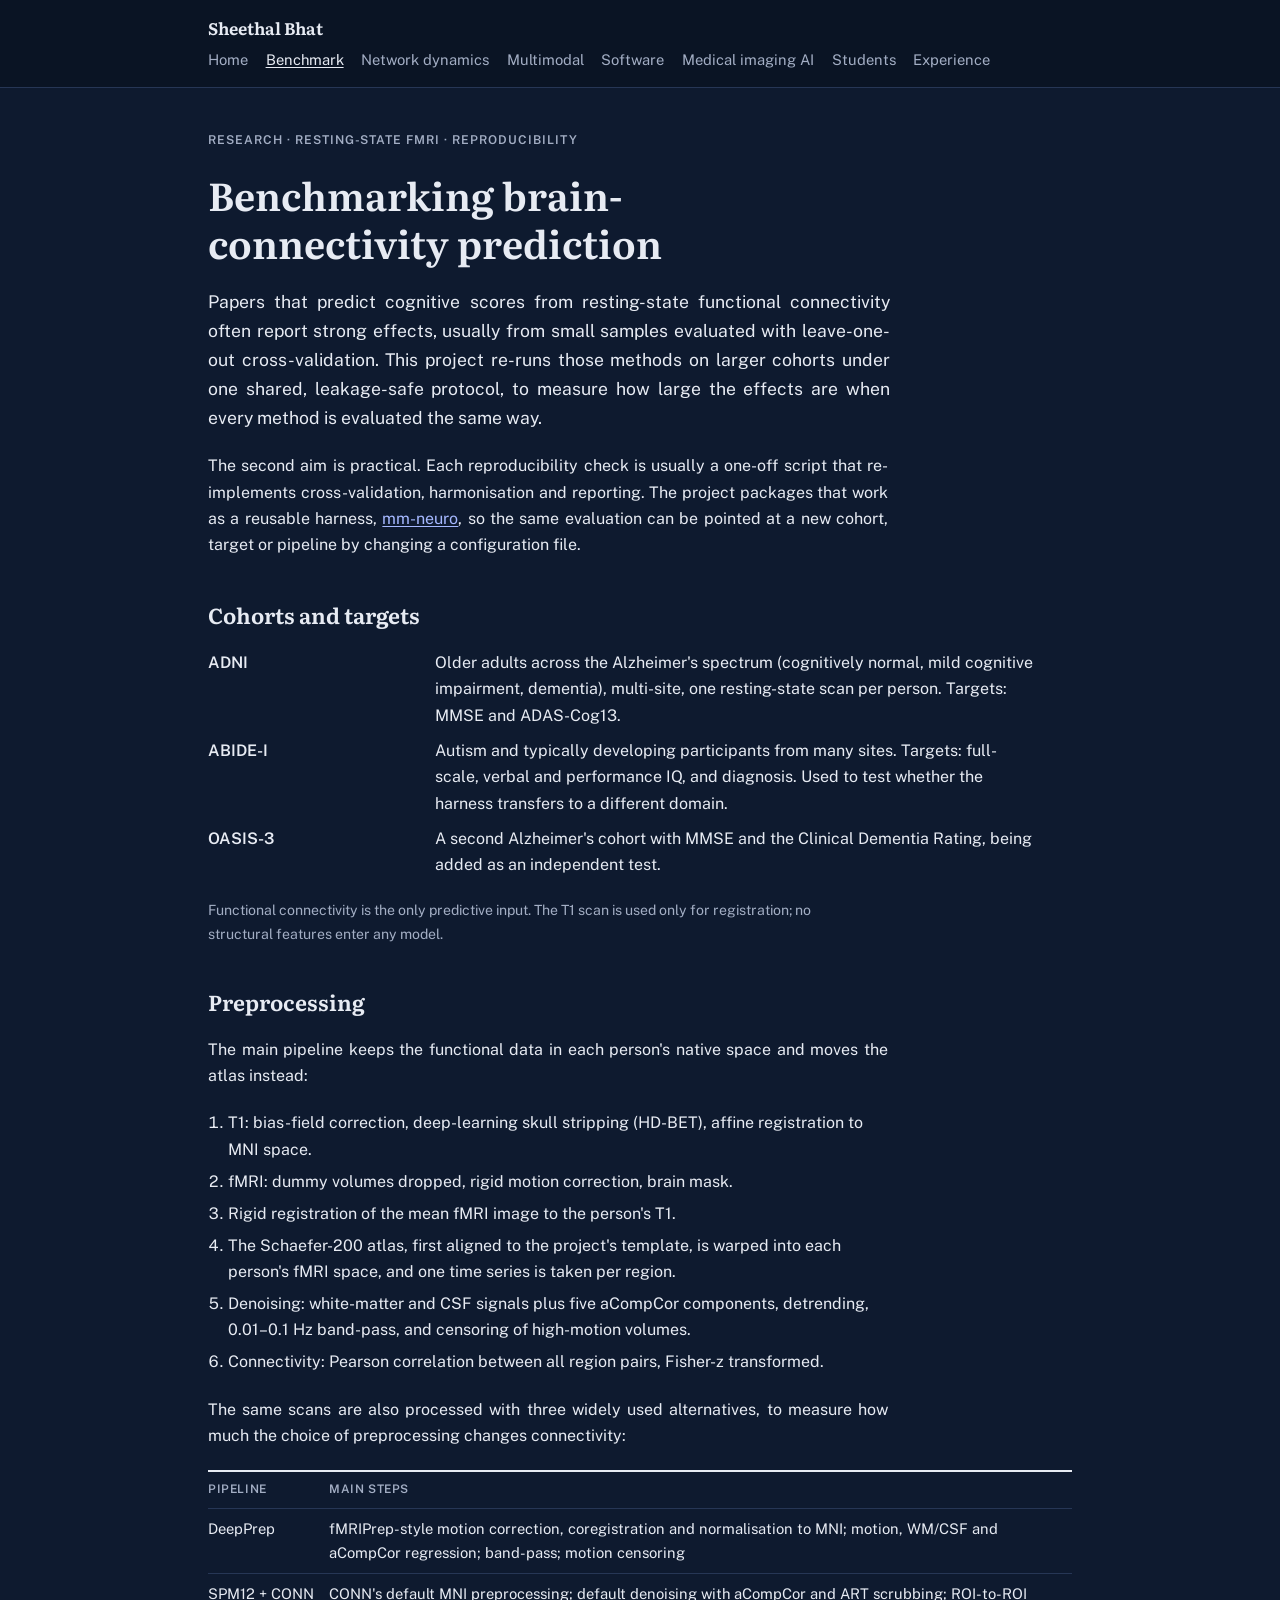
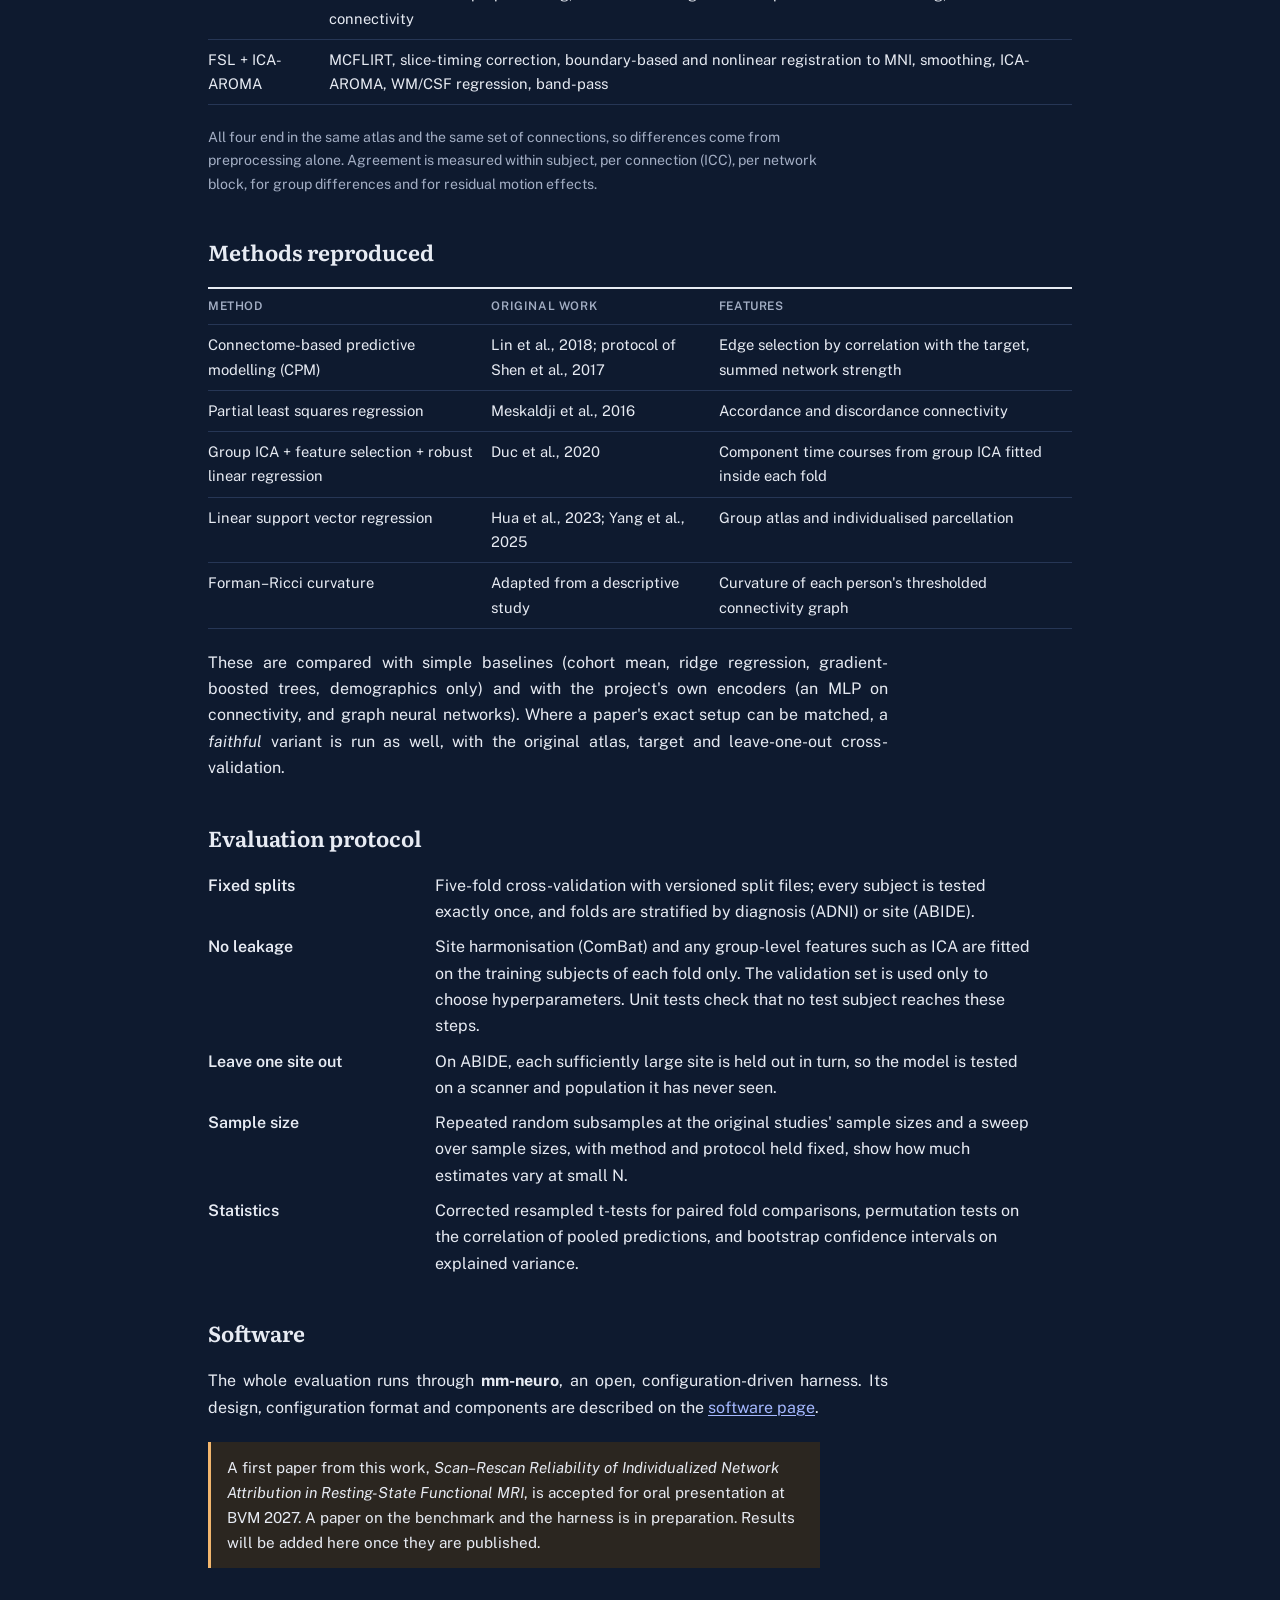
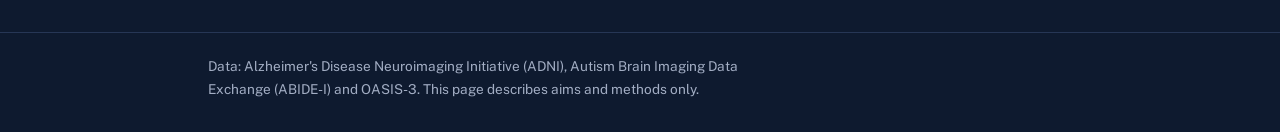
<file: research/harness.html>
<!doctype html>
<html lang="en">
<head>
<meta charset="utf-8">
<meta name="viewport" content="width=device-width, initial-scale=1, viewport-fit=cover">
<title>Connectivity Benchmark · Sheethal Bhat</title>
<meta name="claude:viewport-fit-sides" content="cover">
<meta name="description" content="Published resting-state fMRI methods for predicting cognition, reproduced under one leakage-safe protocol, with the mm-neuro evaluation harness.">
<link rel="stylesheet" href="https://fonts.googleapis.com/css2?family=Literata:opsz,wght@7..72,650&family=Public+Sans:wght@400;600&display=swap">
<link rel="stylesheet" href="../assets/style.css?v=4">
</head>
<body>
<header class="bar"><div class="bar-in">
  <a class="brand" href="../">Sheethal Bhat</a>
  <nav class="nav" aria-label="Main">
    <a href="../">Home</a>
    <a href="harness.html" aria-current="page">Benchmark</a>
    <a href="dmn.html">Network dynamics</a>
    <a href="multimodal.html">Multimodal</a>
    <a href="../software.html">Software</a>
    <a href="../#publications">Medical imaging AI</a>
    <a href="../#students">Students</a>
    <a href="../experience.html">Experience</a>
  </nav>
</div></header>

<main class="wrap">
  <div class="eyebrow">Research · resting-state fMRI · reproducibility</div>
  <h1>Benchmarking brain-connectivity prediction</h1>
  <p class="lede">Papers that predict cognitive scores from resting-state functional connectivity often report strong
  effects, usually from small samples evaluated with leave-one-out cross-validation. This project re-runs those methods
  on larger cohorts under one shared, leakage-safe protocol, to measure how large the effects are when every method is
  evaluated the same way.</p>
  <p>The second aim is practical. Each reproducibility check is usually a one-off script that re-implements
  cross-validation, harmonisation and reporting. The project packages that work as a reusable harness,
  <a href="../software.html">mm-neuro</a>, so the same evaluation can be pointed at a new cohort, target or pipeline by
  changing a configuration file.</p>

  <h2>Cohorts and targets</h2>
  <dl class="defs">
    <dt>ADNI</dt><dd>Older adults across the Alzheimer's spectrum (cognitively normal, mild cognitive impairment,
    dementia), multi-site, one resting-state scan per person. Targets: MMSE and ADAS-Cog13.</dd>
    <dt>ABIDE-I</dt><dd>Autism and typically developing participants from many sites. Targets: full-scale, verbal and
    performance IQ, and diagnosis. Used to test whether the harness transfers to a different domain.</dd>
    <dt>OASIS-3</dt><dd>A second Alzheimer's cohort with MMSE and the Clinical Dementia Rating, being added as an
    independent test.</dd>
  </dl>
  <p class="small muted">Functional connectivity is the only predictive input. The T1 scan is used only for
  registration; no structural features enter any model.</p>

  <h2 id="pipelines">Preprocessing</h2>
  <p>The main pipeline keeps the functional data in each person's native space and moves the atlas instead:</p>
  <ol>
    <li>T1: bias-field correction, deep-learning skull stripping (HD-BET), affine registration to MNI space.</li>
    <li>fMRI: dummy volumes dropped, rigid motion correction, brain mask.</li>
    <li>Rigid registration of the mean fMRI image to the person's T1.</li>
    <li>The Schaefer-200 atlas, first aligned to the project's template, is warped into each person's fMRI space, and one
    time series is taken per region.</li>
    <li>Denoising: white-matter and CSF signals plus five aCompCor components, detrending, 0.01–0.1 Hz band-pass, and
    censoring of high-motion volumes.</li>
    <li>Connectivity: Pearson correlation between all region pairs, Fisher-z transformed.</li>
  </ol>
  <p>The same scans are also processed with three widely used alternatives, to measure how much the choice of
  preprocessing changes connectivity:</p>
  <div class="tbl"><table>
    <thead><tr><th>Pipeline</th><th>Main steps</th></tr></thead>
    <tbody>
      <tr><td>DeepPrep</td><td>fMRIPrep-style motion correction, coregistration and normalisation to MNI; motion,
      WM/CSF and aCompCor regression; band-pass; motion censoring</td></tr>
      <tr><td>SPM12 + CONN</td><td>CONN's default MNI preprocessing; default denoising with aCompCor and ART scrubbing;
      ROI-to-ROI connectivity</td></tr>
      <tr><td>FSL + ICA-AROMA</td><td>MCFLIRT, slice-timing correction, boundary-based and nonlinear registration to MNI,
      smoothing, ICA-AROMA, WM/CSF regression, band-pass</td></tr>
    </tbody>
  </table></div>
  <p class="small muted">All four end in the same atlas and the same set of connections, so differences come from
  preprocessing alone. Agreement is measured within subject, per connection (ICC), per network block, for group
  differences and for residual motion effects.</p>

  <h2>Methods reproduced</h2>
  <div class="tbl"><table>
    <thead><tr><th>Method</th><th>Original work</th><th>Features</th></tr></thead>
    <tbody>
      <tr><td>Connectome-based predictive modelling (CPM)</td><td>Lin et al., 2018; protocol of Shen et al., 2017</td><td>Edge selection by correlation with the target, summed network strength</td></tr>
      <tr><td>Partial least squares regression</td><td>Meskaldji et al., 2016</td><td>Accordance and discordance connectivity</td></tr>
      <tr><td>Group ICA + feature selection + robust linear regression</td><td>Duc et al., 2020</td><td>Component time courses from group ICA fitted inside each fold</td></tr>
      <tr><td>Linear support vector regression</td><td>Hua et al., 2023; Yang et al., 2025</td><td>Group atlas and individualised parcellation</td></tr>
      <tr><td>Forman–Ricci curvature</td><td>Adapted from a descriptive study</td><td>Curvature of each person's thresholded connectivity graph</td></tr>
    </tbody>
  </table></div>
  <p>These are compared with simple baselines (cohort mean, ridge regression, gradient-boosted trees, demographics
  only) and with the project's own encoders (an MLP on connectivity, and graph neural networks). Where a paper's exact
  setup can be matched, a <em>faithful</em> variant is run as well, with the original atlas, target and leave-one-out
  cross-validation.</p>

  <h2>Evaluation protocol</h2>
  <dl class="defs">
    <dt>Fixed splits</dt><dd>Five-fold cross-validation with versioned split files; every subject is tested exactly
    once, and folds are stratified by diagnosis (ADNI) or site (ABIDE).</dd>
    <dt>No leakage</dt><dd>Site harmonisation (ComBat) and any group-level features such as ICA are fitted on the
    training subjects of each fold only. The validation set is used only to choose hyperparameters. Unit tests check
    that no test subject reaches these steps.</dd>
    <dt>Leave one site out</dt><dd>On ABIDE, each sufficiently large site is held out in turn, so the model is tested
    on a scanner and population it has never seen.</dd>
    <dt>Sample size</dt><dd>Repeated random subsamples at the original studies' sample sizes and a sweep over sample
    sizes, with method and protocol held fixed, show how much estimates vary at small N.</dd>
    <dt>Statistics</dt><dd>Corrected resampled t-tests for paired fold comparisons, permutation tests on the
    correlation of pooled predictions, and bootstrap confidence intervals on explained variance.</dd>
  </dl>

  <h2 id="mm-neuro">Software</h2>
  <p>The whole evaluation runs through <strong>mm-neuro</strong>, an open, configuration-driven harness. Its design,
  configuration format and components are described on the <a href="../software.html">software page</a>.</p>

  <p class="note">A first paper from this work, <em>Scan–Rescan Reliability of Individualized Network Attribution in
  Resting-State Functional MRI</em>, is accepted for oral presentation at BVM 2027. A paper on the benchmark and the
  harness is in preparation. Results will be added here once they are published.</p>
</main>

<footer><div class="wrap">
  <p>Data: Alzheimer's Disease Neuroimaging Initiative (ADNI), Autism Brain Imaging Data Exchange (ABIDE-I) and OASIS-3.
  This page describes aims and methods only.</p>
</div></footer>
</body>
</html>
</file>
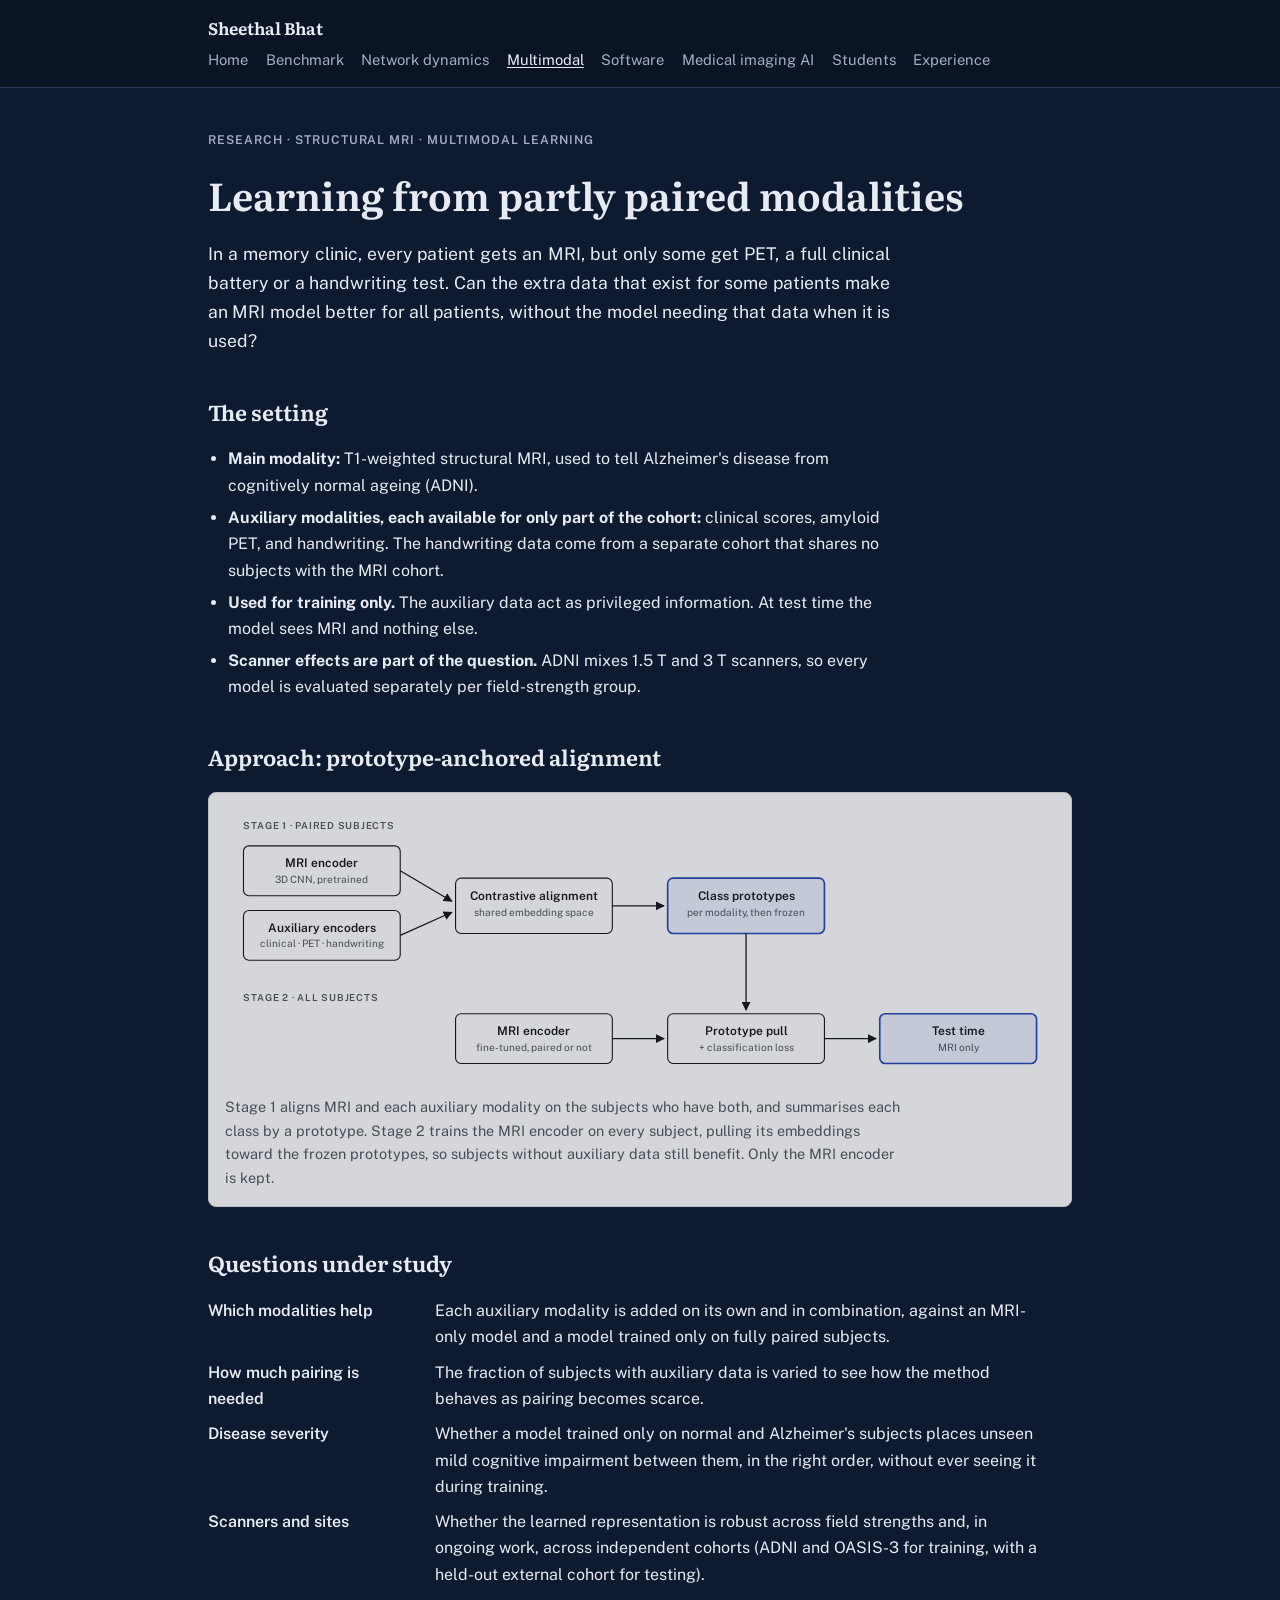
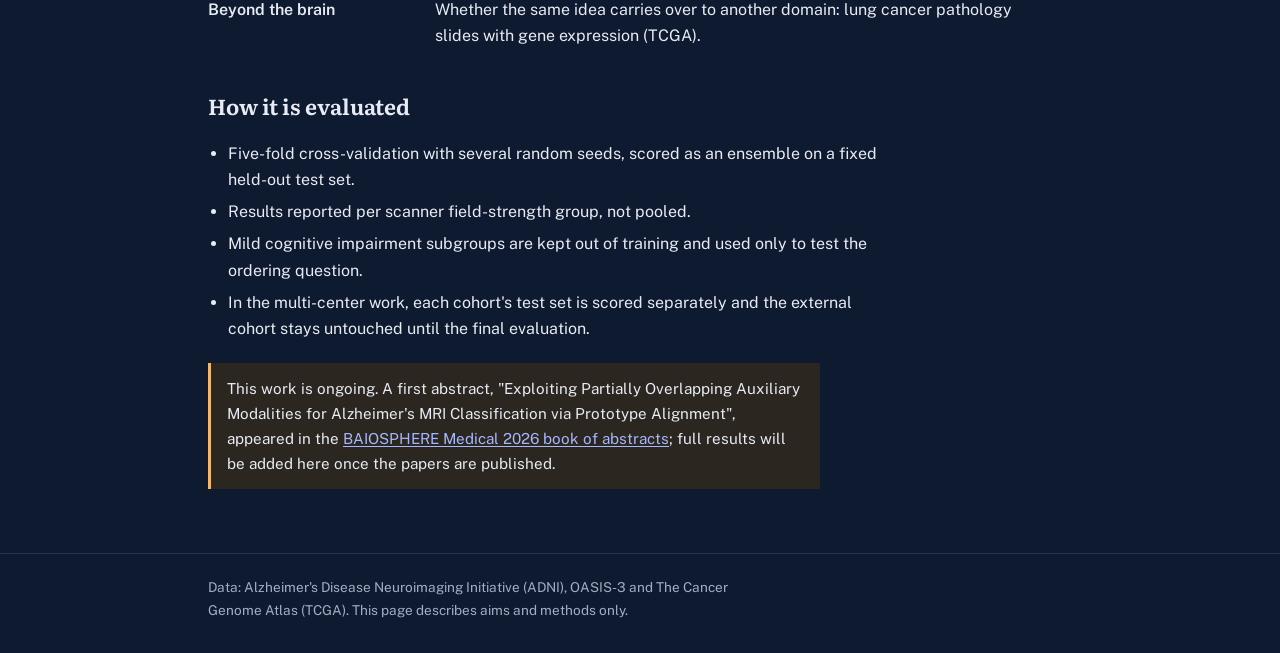
<file: research/multimodal.html>
<!doctype html>
<html lang="en">
<head>
<meta charset="utf-8">
<meta name="viewport" content="width=device-width, initial-scale=1, viewport-fit=cover">
<title>Partly Paired Modalities · Sheethal Bhat</title>
<meta name="claude:viewport-fit-sides" content="cover">
<meta name="description" content="Training MRI models for Alzheimer's disease with clinical, PET and handwriting data that exist for only some subjects, while testing on MRI alone.">
<link rel="stylesheet" href="https://fonts.googleapis.com/css2?family=Literata:opsz,wght@7..72,650&family=Public+Sans:wght@400;600&display=swap">
<link rel="stylesheet" href="../assets/style.css?v=4">
</head>
<body>
<header class="bar"><div class="bar-in">
  <a class="brand" href="../">Sheethal Bhat</a>
  <nav class="nav" aria-label="Main">
    <a href="../">Home</a>
    <a href="harness.html">Benchmark</a>
    <a href="dmn.html">Network dynamics</a>
    <a href="multimodal.html" aria-current="page">Multimodal</a>
    <a href="../software.html">Software</a>
    <a href="../#publications">Medical imaging AI</a>
    <a href="../#students">Students</a>
    <a href="../experience.html">Experience</a>
  </nav>
</div></header>

<main class="wrap">
  <div class="eyebrow">Research · structural MRI · multimodal learning</div>
  <h1>Learning from partly paired modalities</h1>
  <p class="lede">In a memory clinic, every patient gets an MRI, but only some get PET, a full clinical battery or a
  handwriting test. Can the extra data that exist for some patients make an MRI model better for all patients,
  without the model needing that data when it is used?</p>

  <h2>The setting</h2>
  <ul>
    <li><strong>Main modality:</strong> T1-weighted structural MRI, used to tell Alzheimer's disease from cognitively
    normal ageing (ADNI).</li>
    <li><strong>Auxiliary modalities, each available for only part of the cohort:</strong> clinical scores, amyloid PET,
    and handwriting. The handwriting data come from a separate cohort that shares no subjects with the MRI cohort.</li>
    <li><strong>Used for training only.</strong> The auxiliary data act as privileged information. At test time the
    model sees MRI and nothing else.</li>
    <li><strong>Scanner effects are part of the question.</strong> ADNI mixes 1.5 T and 3 T scanners, so every model is
    evaluated separately per field-strength group.</li>
  </ul>

  <h2>Approach: prototype-anchored alignment</h2>
  <figure>
    <div class="svgwrap">
      <svg viewBox="0 0 900 300" role="img" aria-label="Two-stage training. Stage 1 aligns MRI and auxiliary encoders on paired subjects and freezes class prototypes. Stage 2 fine-tunes the MRI encoder on all subjects with a pull toward the frozen prototypes. At inference only the MRI encoder is used.">
        <defs><marker id="ah" viewBox="0 0 10 10" refX="9" refY="5" markerWidth="7" markerHeight="7" orient="auto-start-reverse"><path d="M0,0 L10,5 L0,10 z" class="ahf"/></marker></defs>
        <text x="20" y="22" class="lane">STAGE 1 · PAIRED SUBJECTS</text>
        <rect x="20" y="40" width="170" height="54" rx="6" class="box"/><text x="105" y="63" class="bt">MRI encoder</text><text x="105" y="80" class="bs">3D CNN, pretrained</text>
        <rect x="20" y="110" width="170" height="54" rx="6" class="box"/><text x="105" y="133" class="bt">Auxiliary encoders</text><text x="105" y="150" class="bs">clinical · PET · handwriting</text>
        <line x1="190" y1="67" x2="246" y2="100" class="ar"/><line x1="190" y1="137" x2="246" y2="112" class="ar"/>
        <rect x="250" y="75" width="170" height="60" rx="6" class="box"/><text x="335" y="99" class="bt">Contrastive alignment</text><text x="335" y="116" class="bs">shared embedding space</text>
        <line x1="420" y1="105" x2="476" y2="105" class="ar"/>
        <rect x="480" y="75" width="170" height="60" rx="6" class="box acc"/><text x="565" y="99" class="bt">Class prototypes</text><text x="565" y="116" class="bs">per modality, then frozen</text>

        <text x="20" y="208" class="lane">STAGE 2 · ALL SUBJECTS</text>
        <rect x="250" y="222" width="170" height="54" rx="6" class="box"/><text x="335" y="245" class="bt">MRI encoder</text><text x="335" y="262" class="bs">fine-tuned, paired or not</text>
        <line x1="565" y1="135" x2="565" y2="218" class="ar"/>
        <rect x="480" y="222" width="170" height="54" rx="6" class="box"/><text x="565" y="245" class="bt">Prototype pull</text><text x="565" y="262" class="bs">+ classification loss</text>
        <line x1="420" y1="249" x2="476" y2="249" class="ar"/>
        <line x1="650" y1="249" x2="706" y2="249" class="ar"/>
        <rect x="710" y="222" width="170" height="54" rx="6" class="box acc"/><text x="795" y="245" class="bt">Test time</text><text x="795" y="262" class="bs">MRI only</text>
      </svg>
    </div>
    <figcaption>Stage 1 aligns MRI and each auxiliary modality on the subjects who have both, and summarises each class
    by a prototype. Stage 2 trains the MRI encoder on every subject, pulling its embeddings toward the frozen prototypes,
    so subjects without auxiliary data still benefit. Only the MRI encoder is kept.</figcaption>
  </figure>

  <h2>Questions under study</h2>
  <dl class="defs">
    <dt>Which modalities help</dt><dd>Each auxiliary modality is added on its own and in combination, against an
    MRI-only model and a model trained only on fully paired subjects.</dd>
    <dt>How much pairing is needed</dt><dd>The fraction of subjects with auxiliary data is varied to see how the method
    behaves as pairing becomes scarce.</dd>
    <dt>Disease severity</dt><dd>Whether a model trained only on normal and Alzheimer's subjects places unseen mild
    cognitive impairment between them, in the right order, without ever seeing it during training.</dd>
    <dt>Scanners and sites</dt><dd>Whether the learned representation is robust across field strengths and, in ongoing
    work, across independent cohorts (ADNI and OASIS-3 for training, with a held-out external cohort for testing).</dd>
    <dt>Beyond the brain</dt><dd>Whether the same idea carries over to another domain: lung cancer pathology slides with
    gene expression (TCGA).</dd>
  </dl>

  <h2>How it is evaluated</h2>
  <ul>
    <li>Five-fold cross-validation with several random seeds, scored as an ensemble on a fixed held-out test set.</li>
    <li>Results reported per scanner field-strength group, not pooled.</li>
    <li>Mild cognitive impairment subgroups are kept out of training and used only to test the ordering question.</li>
    <li>In the multi-center work, each cohort's test set is scored separately and the external cohort stays untouched
    until the final evaluation.</li>
  </ul>

  <p class="note">This work is ongoing. A first abstract, "Exploiting Partially Overlapping Auxiliary Modalities for
  Alzheimer's MRI Classification via Prototype Alignment", appeared in the
  <a href="https://doi.org/10.25593/978-3-96147-958-0">BAIOSPHERE Medical 2026 book of abstracts</a>; full results
  will be added here once the papers are published.</p>
</main>

<footer><div class="wrap">
  <p>Data: Alzheimer's Disease Neuroimaging Initiative (ADNI), OASIS-3 and The Cancer Genome Atlas (TCGA). This page
  describes aims and methods only.</p>
</div></footer>
</body>
</html>
</file>
<file: assets/style.css>
/* Layout: one reading column with a slim top bar; research pages share the same column.
   Deliberately one look in every viewer theme: deep navy ground, periwinkle accent, warm amber notes. */
:root {
  --bg: #0e1a2f; --bar: #0a1424; --fg: #e7ebf3; --muted: #a3aec4; --rule: #263655; --panel: #15243d;
  --accent: #a5b8ff; --accent-bg: #1e2f52; --hi: #f2b66d; --hi-bg: #2b2620;
  --display: "Literata", Georgia, serif;
  --body: "Public Sans", system-ui, -apple-system, "Segoe UI", sans-serif;
  --mono: ui-monospace, "SFMono-Regular", Menlo, Consolas, monospace;
  color-scheme: dark;
}

* { box-sizing: border-box; }
[hidden] { display: none !important; }
html { -webkit-text-size-adjust: 100%; }
body { margin: 0; background: var(--bg); color: var(--fg); font: 16px/1.65 var(--body); }
a { color: var(--accent); text-underline-offset: 2px; }
a:hover { text-decoration-thickness: 2px; }
a:focus-visible { outline: 2px solid var(--accent); outline-offset: 2px; border-radius: 2px; }

.bar { border-bottom: 1px solid var(--rule); background: var(--bar); }
.bar-in, .wrap { max-width: 56rem; margin: 0 auto;
  padding-left: max(16px, env(safe-area-inset-left, 0px)); padding-right: max(16px, env(safe-area-inset-right, 0px)); }
.bar-in { display: flex; flex-wrap: wrap; align-items: baseline; justify-content: space-between; gap: .4rem 1.4rem; padding-block: .9rem; }
.brand { font-family: var(--display); font-weight: 650; font-size: 1.05rem; color: var(--fg); text-decoration: none; }
.nav { display: flex; flex-wrap: wrap; gap: .2rem 1.1rem; font-size: .92rem; }
.nav a { color: var(--muted); text-decoration: none; }
.nav a:hover, .nav a[aria-current="page"] { color: var(--fg); text-decoration: underline; }

.wrap { padding-block: 2.6rem 4rem; display: grid; gap: 1.3rem; }
.wrap > * { min-width: 0; }
h1, h2, h3 { font-family: var(--display); font-weight: 650; line-height: 1.25; text-wrap: balance; margin: 0; }
h1 { font-size: clamp(1.8rem, 4.5vw, 2.4rem); }
h2 { font-size: 1.35rem; margin-top: 1.4rem; }
h3 { font-size: 1.05rem; }
p, ul, ol, dl { margin: 0; max-width: 68ch; }
ul, ol { padding-left: 1.25rem; display: grid; gap: .35rem; }
.eyebrow { font-size: .76rem; letter-spacing: .08em; text-transform: uppercase; color: var(--muted); font-weight: 600; }
.lede { font-size: 1.1rem; max-width: 62ch; }
.muted { color: var(--muted); }
.small { font-size: .88rem; }

/* profile header: text with the portrait at the side, portrait on top on phones */
.intro { display: grid; grid-template-columns: minmax(0, 1fr) 13rem; gap: 2rem; align-items: start; }
.who { display: grid; gap: .5rem; min-width: 0; }
.portrait { width: 100%; max-width: 100%; height: auto; aspect-ratio: 1; object-fit: cover; object-position: 50% 30%;
  border-radius: 50%; border: 3px solid var(--rule); margin-top: 1.6rem; }
@media (max-width: 640px) { .intro { grid-template-columns: 1fr; gap: 1rem; }
  .portrait { order: -1; width: 9rem; margin-top: 0; } }
.cv .thesis { display: block; color: var(--muted); font-size: .95rem; margin-top: .15rem; }
.role { color: var(--muted); }

/* research cards: three, stacking on phones */
.cards { display: grid; grid-template-columns: repeat(auto-fit, minmax(15rem, 1fr)); gap: 1rem; }
.card { background: var(--panel); border: 1px solid var(--rule); border-radius: 8px; padding: 1.1rem 1.15rem 1.2rem;
  display: grid; gap: .5rem; align-content: start; }
.card h3 a { color: var(--fg); text-decoration: none; }
.card h3 a:hover { text-decoration: underline; }
.card p { font-size: .95rem; }
.card .tags { font-size: .78rem; color: var(--muted); letter-spacing: .02em; }
.card .venue { font-size: .85rem; color: var(--muted); }
.card .venue a { color: var(--accent); }
.cards.papers .card { border-top: 3px solid var(--accent); }
/* home page: section tiles side by side; a tile opens its section as a full-screen sheet */
.tiles { display: grid; grid-template-columns: repeat(3, minmax(0, 1fr)); gap: .9rem; margin-top: .4rem; }
@media (max-width: 760px) { .tiles { grid-template-columns: repeat(2, minmax(0, 1fr)); } }
@media (max-width: 440px) { .tiles { grid-template-columns: 1fr; } }
.tile { all: unset; box-sizing: border-box; cursor: pointer; position: relative; overflow: hidden;
  display: grid; grid-template-rows: auto 1fr auto; gap: .45rem; min-height: 9.5rem; padding: 1.1rem 1.15rem 1rem;
  background: var(--panel); border: 1px solid var(--rule); border-radius: 12px; color: var(--fg);
  transition: transform .25s cubic-bezier(.2,.7,.2,1), border-color .25s, box-shadow .25s; }
.tile::before { content: ""; position: absolute; inset: 0 0 auto 0; height: 3px; background: var(--accent);
  transform: scaleX(.18); transform-origin: left; transition: transform .35s cubic-bezier(.2,.7,.2,1); }
.tile:hover, .tile:focus-visible { transform: translateY(-3px); border-color: var(--accent);
  box-shadow: 0 10px 28px -14px rgba(0,0,0,.7); }
.tile:hover::before, .tile:focus-visible::before { transform: scaleX(1); }
.tile:focus-visible { outline: 2px solid var(--accent); outline-offset: 3px; }
.tile-t { font-family: var(--display); font-weight: 650; font-size: 1.15rem; line-height: 1.3; text-wrap: balance; }
.tile-d { color: var(--muted); font-size: .9rem; line-height: 1.5; }
.tile-go { font-size: .8rem; letter-spacing: .06em; text-transform: uppercase; color: var(--accent); font-weight: 600; }
.tile-go::after { content: " →"; display: inline-block; transition: transform .25s; }
.tile:hover .tile-go::after { transform: translateX(4px); }

.sheet { position: fixed; inset: 0; z-index: 50; background: var(--bg); overflow-y: auto; overscroll-behavior: contain; }
.sheet-bar { position: sticky; top: 0; z-index: 2; background: var(--bar); border-bottom: 1px solid var(--rule);
  padding-top: env(safe-area-inset-top, 0px); }
.sheet-bar-in { max-width: 56rem; margin: 0 auto; display: flex; justify-content: space-between; align-items: center;
  padding-block: .8rem; padding-left: max(16px, env(safe-area-inset-left, 0px)); padding-right: max(16px, env(safe-area-inset-right, 0px)); }
.sheet-name { font-family: var(--display); font-weight: 650; }
.sheet-close { all: unset; cursor: pointer; font-size: .9rem; font-weight: 600; color: var(--fg);
  padding: .45rem .9rem; border: 1px solid var(--rule); border-radius: 999px; background: var(--panel); }
.sheet-close:hover { border-color: var(--accent); color: var(--accent); }
.sheet-close:focus-visible { outline: 2px solid var(--accent); outline-offset: 2px; }
.sheet-body { padding-bottom: calc(4rem + env(safe-area-inset-bottom, 0px)); }
.panel { display: grid; gap: 1.1rem; }
.panel > * { min-width: 0; }
.panel > h2 { font-size: clamp(1.6rem, 4vw, 2.1rem); margin-top: 0; }
body.sheet-open { overflow: hidden; }
@media (prefers-reduced-motion: reduce) { .tile, .tile::before, .tile-go::after { transition: none; } }
.contact-h { margin-top: 1.6rem; }

.paper-wide { border-left: 3px solid var(--accent); }
.paper-wide p { max-width: 75ch; }

/* experience: one block per employer */
.jobs { display: grid; gap: 1rem; max-width: 60rem; }
.job { background: var(--panel); border: 1px solid var(--rule); border-radius: 8px; padding: 1.1rem 1.2rem 1.2rem;
  display: grid; gap: .55rem; }
.job-head { display: flex; flex-wrap: wrap; justify-content: space-between; gap: .2rem 1rem; align-items: baseline; }
.job-head .when { color: var(--muted); font-variant-numeric: tabular-nums; font-size: .92rem; }
.job .org { color: var(--muted); }
.job h4 { margin: .4rem 0 0; font-size: .95rem; font-weight: 600; color: var(--accent); }
.job ul { font-size: .95rem; }

/* definition-style method lists */
dl.defs { display: grid; grid-template-columns: minmax(9rem, 13rem) 1fr; gap: .55rem 1.2rem; max-width: 52rem; }
dl.defs dt { font-weight: 600; }
dl.defs dd { margin: 0; }
@media (max-width: 560px) { dl.defs { grid-template-columns: 1fr; gap: .15rem; } dl.defs dd { margin-bottom: .6rem; } }

/* tables */
.tbl { overflow-x: auto; border-top: 2px solid var(--fg); }
table { border-collapse: collapse; width: 100%; font-size: .92rem; }
th, td { text-align: left; vertical-align: top; padding: .5rem .8rem .5rem 0; border-bottom: 1px solid var(--rule); }
thead th { font-size: .74rem; text-transform: uppercase; letter-spacing: .05em; color: var(--muted); font-weight: 600; }

/* figures */
figure { margin: 0; background: var(--panel); border: 1px solid var(--rule); border-radius: 8px; padding: 1rem; display: grid; gap: .6rem; }
.svgwrap { overflow-x: auto; }
figure svg { display: block; width: 100%; min-width: 620px; height: auto; color: var(--fg); font-family: var(--body); }
figcaption { color: var(--muted); font-size: .9rem; max-width: 75ch; }
.box { fill: var(--panel); stroke: currentColor; stroke-width: 1.2; }
.box.acc { fill: var(--accent-bg); stroke: var(--accent); stroke-width: 1.8; }
.bt { font-size: 13px; font-weight: 600; text-anchor: middle; fill: currentColor; }
.bs { font-size: 11px; text-anchor: middle; fill: var(--muted); }
.lane { font-size: 10.5px; letter-spacing: .08em; fill: var(--muted); font-weight: 600; }
.ar { stroke: currentColor; stroke-width: 1.4; fill: none; marker-end: url(#ah); }
.ahf { fill: currentColor; }

/* note box */
.note { background: var(--hi-bg); border-left: 3px solid var(--hi); padding: .8rem 1rem; max-width: 68ch; font-size: .95rem; }

/* publications */
.pubs { list-style: none; padding: 0; display: grid; gap: .9rem; max-width: 70ch; }
.pubs li { display: grid; gap: .1rem; }
.pubs .t { font-weight: 600; }
.pubs .a, .pubs .v { font-size: .92rem; color: var(--muted); }
.pubs .me { color: var(--fg); font-weight: 600; }
.yr { font-family: var(--display); font-size: 1.05rem; margin-top: .6rem; }

/* timeline */
.cv { display: grid; grid-template-columns: 7.5rem 1fr; gap: .45rem 1.2rem; max-width: 60rem; }
.cv .when { color: var(--muted); font-variant-numeric: tabular-nums; }
@media (max-width: 560px) { .cv { grid-template-columns: 1fr; gap: .1rem; } .cv .what { margin-bottom: .5rem; } }

code { font-family: var(--mono); font-size: .88em; background: var(--accent-bg); padding: .05em .3em; border-radius: 3px; }
pre { margin: 0; overflow-x: auto; background: var(--panel); border: 1px solid var(--rule); border-radius: 8px; padding: .9rem 1rem; font-size: .85rem; }
pre code { background: none; padding: 0; }
footer { border-top: 1px solid var(--rule); color: var(--muted); font-size: .85rem; }
footer .wrap { padding-block: 1.4rem 2rem; }
@media (prefers-reduced-motion: reduce) { * { scroll-behavior: auto !important; } }

/* research areas: longer text under the three area boxes */
.area-text { display: grid; gap: 1.4rem; }
.area-text section { display: grid; gap: .5rem; padding-left: 1rem; border-left: 2px solid var(--accent-bg); }
.area-text h3 { color: var(--accent); }

/* only the running body text is justified (bio, section intros, long paragraphs); short lines, contact,
   lists, captions and card blurbs stay left-aligned */
.who > p:not(.role), main > p:not(.small):not(.muted):not(.note):not(.contact), .panel > p:not(.small):not(.muted),
.area-text p:not(.small) { text-align: justify; hyphens: auto; -webkit-hyphens: auto; }

/* links and labels in cards */
.card { grid-template-rows: auto auto 1fr auto; }
.more { font-size: .85rem; font-weight: 600; color: var(--accent); text-decoration: none; letter-spacing: .02em; }
.more::after { content: " →"; }
.more:hover { text-decoration: underline; }
.cites { font-size: .8rem; color: var(--hi); font-weight: 600; letter-spacing: .02em; }
.figimg { background: #fff; border-radius: 6px; max-width: 34rem; width: 100%; height: auto; justify-self: center; }
a.tile { text-decoration: none; }

/* boxes: light paper surfaces on the navy page, so boxes are not blue on blue.
   Tokens are redefined inside each box, so everything in it (text, links, diagrams) switches to the light set. */
.tile, .card, .job, figure, pre, .sheet-close {
  --panel: #d4d6da; --fg: #15191f; --muted: #474d57; --rule: #b9bcc2;
  --accent: #23409f; --accent-bg: #c3c9d6; --hi: #8a3f06; --hi-bg: #e6d9cc;
  background: var(--panel); color: var(--fg); border-color: var(--rule);
}
.tile:hover, .tile:focus-visible { border-color: var(--accent); box-shadow: 0 14px 32px -16px rgba(0,0,0,.85); }
.cards.papers .card, .paper-wide { border-top-color: var(--accent); border-left-color: var(--accent); }
.paper-wide { border-top-color: var(--rule); }
.sheet-close:hover { color: var(--accent); border-color: var(--accent); }
address.contact { font-style: normal; text-align: left; line-height: 1.7; }
.contact-links { display: inline-block; margin-top: .35rem; }
</file>
